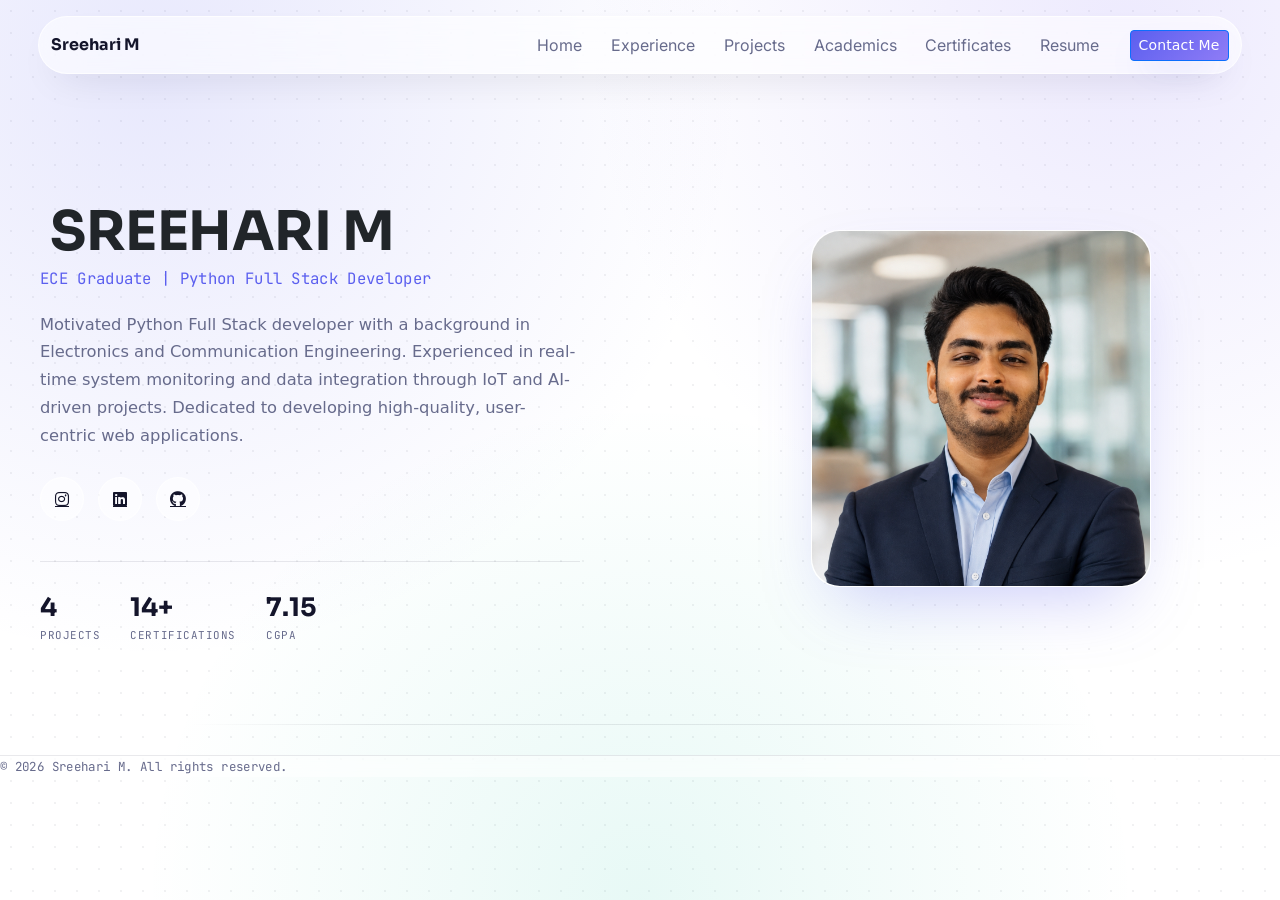
<file: index.html>
<!DOCTYPE html>
<html lang="en">
<head>
    <meta charset="UTF-8">
    <meta name="viewport" content="width=device-width, initial-scale=1.0">
    <title>Sreehari M | Home</title>
    <link rel="stylesheet" href="theme.css">
    <link rel="stylesheet" href="mainpage.css">
    <link rel="stylesheet" href="style.css">
    <link rel="stylesheet" href="https://cdnjs.cloudflare.com/ajax/libs/font-awesome/6.0.0/css/all.min.css">
    <link href="https://cdn.jsdelivr.net/npm/bootstrap@5.3.8/dist/css/bootstrap.min.css" rel="stylesheet" integrity="sha384-sRIl4kxILFvY47J16cr9ZwB07vP4J8+LH7qKQnuqkuIAvNWLzeN8tE5YBujZqJLB" crossorigin="anonymous">
</head>
<body>

<div id="nav-placeholder"></div>

<main>
  <section class="hero">
    <div class="hero-inner">

      <div class="hero-copy">
    
        <h1 class="hero-name">&nbsp;SREEHARI&nbsp;M</h1>
        <p class="hero-role">ECE Graduate | Python Full Stack Developer</p>
        <p class="hero-desc">
          Motivated Python Full Stack developer with a background in Electronics and Communication Engineering. Experienced in real-time system monitoring and data integration through IoT and AI-driven projects.
Dedicated to developing high-quality, user-centric web applications.
        </p>

        <div class="icon-row">
          <a href="https://www.instagram.com/_sree_hari_m__?igsh=MWMyaGtjNGdteHE2cQ==" target="_blank" aria-label="Instagram"><i class="fab fa-instagram"></i></a>
          <a href="https://www.linkedin.com/in/sreehari-m-14bb16300?utm_source=share&utm_campaign=share_via&utm_content=profile&utm_medium=android_app" target="_blank" aria-label="LinkedIn"><i class="fab fa-linkedin"></i></a>
          <a href="https://github.com/Sreehari-M-2002" target="_blank" aria-label="GitHub"><i class="fab fa-github"></i></a>
        </div>

        <div class="hero-stats">
          <div class="stat">
            <span class="stat-num">4</span>
            <span class="stat-label">Projects</span>
          </div>
          <div class="stat">
            <span class="stat-num">14+</span>
            <span class="stat-label">Certifications</span>
          </div>
          <div class="stat">
            <span class="stat-num">7.15</span>
            <span class="stat-label">CGPA</span>
          </div>
        </div>
      </div>

      <div class="hero-visual">
        <div class="photo-card">
          <img src="profileimagenew.png" alt="Portrait of Sreehari M">
          </div>
        </div>
      </div>

    </div>
  </section>

  <div class="rail-divider" aria-hidden="true"></div>
</main>

<footer class="footer">
  <p>&copy; 2026 Sreehari M. All rights reserved.</p>
</footer>

<script src="https://cdn.jsdelivr.net/npm/bootstrap@5.3.8/dist/js/bootstrap.bundle.min.js" integrity="sha384-FKyoEForCGlyvwx9Hj09JcYn3nv7wiPVlz7YYwJrWVcXK/BmnVDxM+D2scQbITxI" crossorigin="anonymous"></script>
<script>
  fetch('navbar.html')
    .then(res => res.text())
    .then(data => {
      document.getElementById('nav-placeholder').innerHTML = data;
    });
</script>
</body>
</html>
</file>
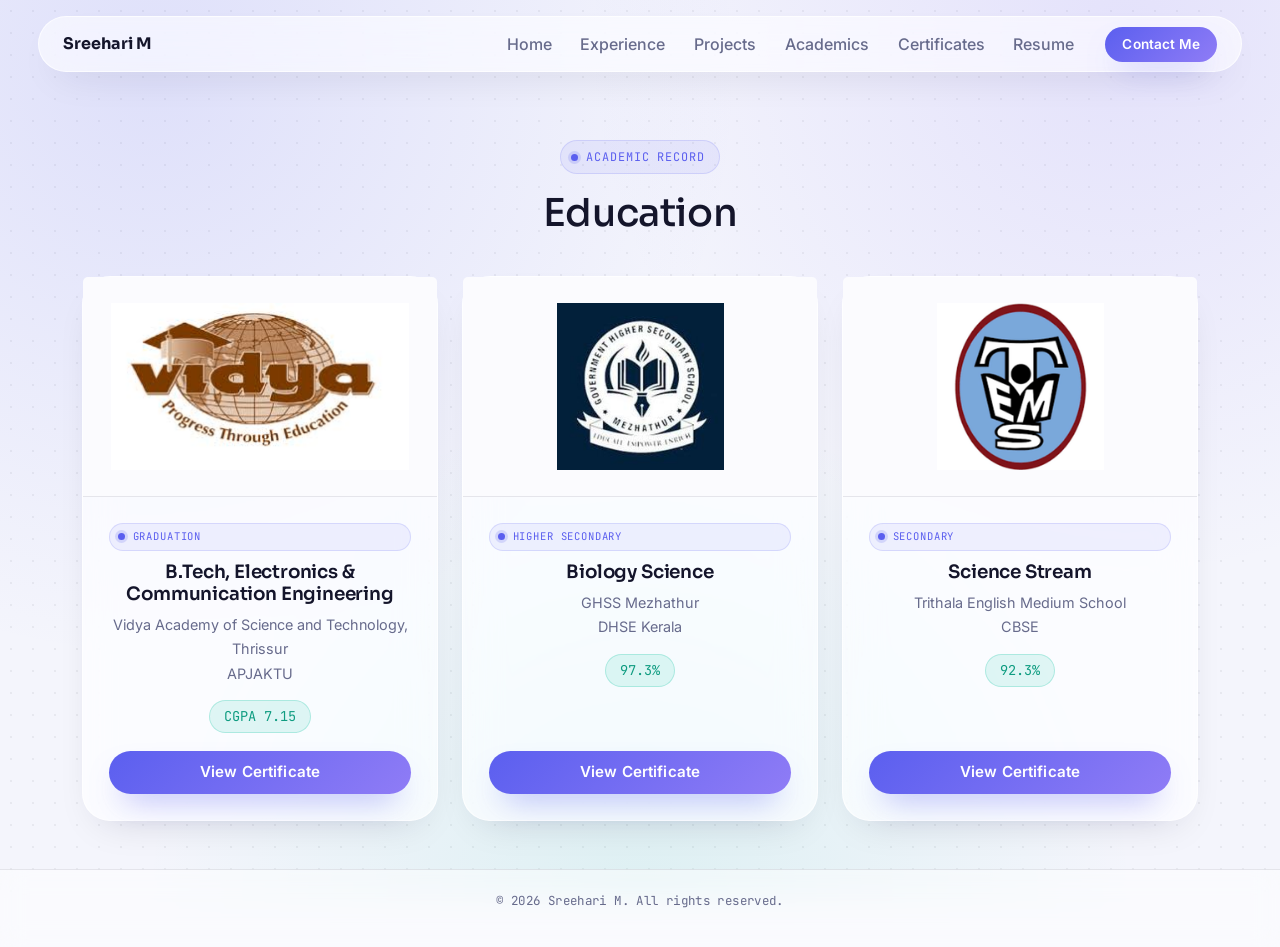
<file: academics.html>
<!DOCTYPE html>
<html lang="en">
<head>
    <meta charset="UTF-8">
    <meta name="viewport" content="width=device-width, initial-scale=1.0">
    <title>Sreehari M | Academics</title>
    <link href="https://cdn.jsdelivr.net/npm/bootstrap@5.3.8/dist/css/bootstrap.min.css" rel="stylesheet" integrity="sha384-sRIl4kxILFvY47J16cr9ZwB07vP4J8+LH7qKQnuqkuIAvNWLzeN8tE5YBujZqJLB" crossorigin="anonymous">
    <link rel="stylesheet" href="theme.css">
    <link rel="stylesheet" href="academics.css">
    <link rel="stylesheet" href="style.css">
</head>
<body>

<div id="nav-placeholder"></div>

<div class="container my-5">

  <div class="page-heading">
    <p class="eyebrow">Academic Record</p>
    <h1>Education</h1>
  </div>

  <div class="row row-cols-1 row-cols-md-2 row-cols-lg-3 g-4">

    <div class="col">
      <div class="card h-100">
        <img src="vidya1.jpg" class="card-img-top" alt="Vidya Academy of Science and Technology logo">
        <div class="card-body text-center">
          <p class="eyebrow small-eyebrow">Graduation</p>
          <h5 class="card-title">B.Tech, Electronics &amp; Communication Engineering</h5>
          <p class="card-text card-institute">Vidya Academy of Science and Technology, Thrissur<br>APJAKTU</p>
          <p class="score-badge">CGPA&nbsp;7.15</p>
          <a class="btn btn-primary mt-auto" href="B. tech.pdf" target="_blank">View Certificate</a>
        </div>
      </div>
    </div>

    <div class="col">
      <div class="card h-100">
        <img src="ghss_mezhathur.jpg" class="card-img-top" alt="GHSS Mezhathur logo">
        <div class="card-body text-center">
          <p class="eyebrow small-eyebrow">Higher Secondary</p>
          <h5 class="card-title">Biology Science</h5>
          <p class="card-text card-institute">GHSS Mezhathur<br>DHSE Kerala</p>
          <p class="score-badge">97.3%</p>
          <a class="btn btn-primary mt-auto" href="12th certificate (1).pdf" target="_blank">View Certificate</a>
        </div>
      </div>
    </div>

    <div class="col">
      <div class="card h-100">
        <img src="tems.png" class="card-img-top" alt="Trithala English Medium School logo">
        <div class="card-body text-center">
          <p class="eyebrow small-eyebrow">Secondary</p>
          <h5 class="card-title">Science Stream</h5>
          <p class="card-text card-institute">Trithala English Medium School<br>CBSE</p>
          <p class="score-badge">92.3%</p>
          <a class="btn btn-primary mt-auto" href="SSLC CERTIFICATE ORIGINAL (1).pdf" target="_blank">View Certificate</a>
        </div>
      </div>
    </div>

  </div>

  
</div>

<footer class="footer">
  <p>&copy; 2026 Sreehari M. All rights reserved.</p>
</footer>

<script src="https://cdn.jsdelivr.net/npm/bootstrap@5.3.8/dist/js/bootstrap.bundle.min.js" integrity="sha384-FKyoEForCGlyvwx9Hj09JcYn3nv7wiPVlz7YYwJrWVcXK/BmnVDxM+D2scQbITxI" crossorigin="anonymous"></script>
<script>
  fetch('navbar.html')
    .then(res => res.text())
    .then(data => {
      document.getElementById('nav-placeholder').innerHTML = data;
    });
</script>
</body>
</html>
</file>
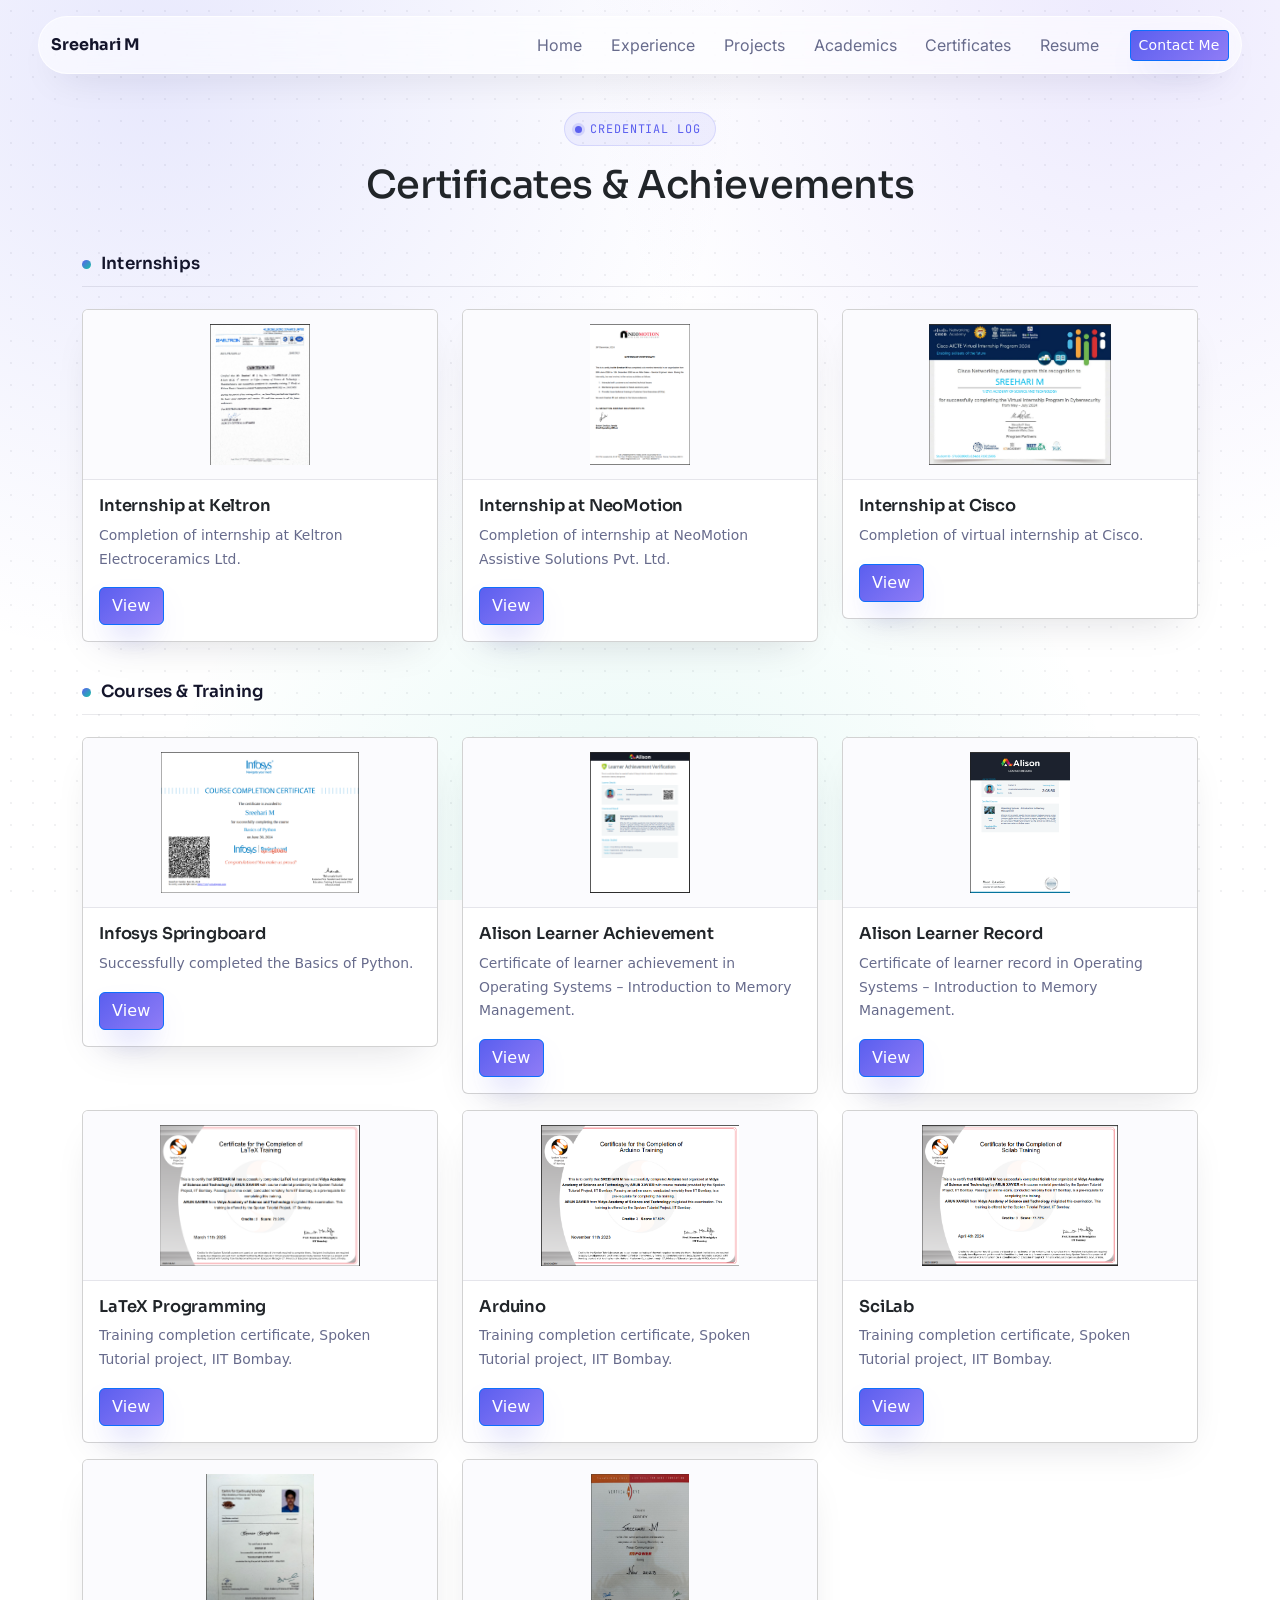
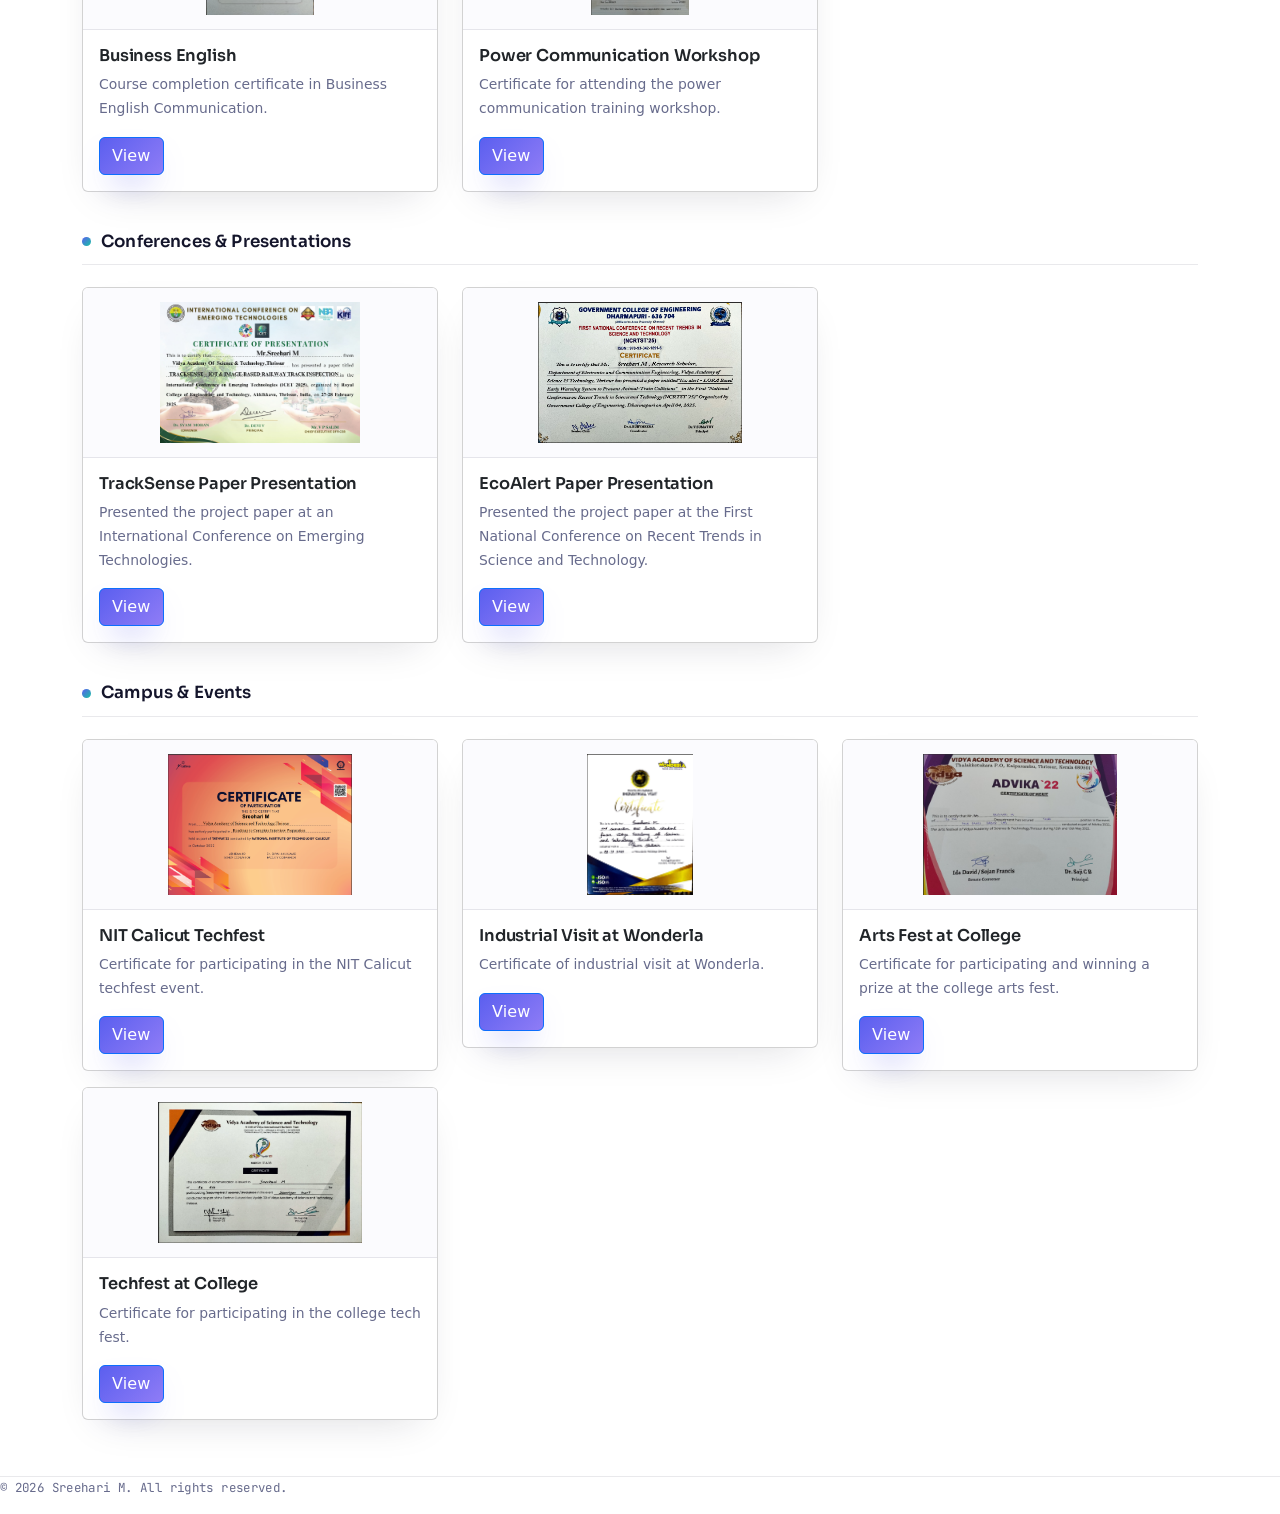
<file: certificates.html>
<!DOCTYPE html>
<html lang="en">
<head>
    <meta charset="UTF-8">
    <meta name="viewport" content="width=device-width, initial-scale=1.0">
    <title>Sreehari M | Certificates</title>
    <link rel="stylesheet" href="theme.css">
    <link rel="stylesheet" href="certificates.css">
    <link rel="stylesheet" href="style.css">
    <link href="https://cdn.jsdelivr.net/npm/bootstrap@5.3.8/dist/css/bootstrap.min.css" rel="stylesheet" integrity="sha384-sRIl4kxILFvY47J16cr9ZwB07vP4J8+LH7qKQnuqkuIAvNWLzeN8tE5YBujZqJLB" crossorigin="anonymous">
</head>
<body>

<div id="nav-placeholder"></div>

<div class="container">

  <div class="page-heading">
    <p class="eyebrow">Credential Log</p>
    <h1>Certificates &amp; Achievements</h1>
  </div>

  <section class="cert-group">
    <h2 class="group-title">Internships</h2>
    <div class="row mb-4">
      <div class="col-lg-4 col-md-6 col-12 mb-3">
        <div class="card">
          <img src="keltron_intern.png" class="card-img-top" alt="Keltron logo" oncontextmenu="return false;">
          <div class="card-body">
            <h5 class="card-title">Internship at Keltron</h5>
            <p class="card-text">Completion of internship at Keltron Electroceramics Ltd.</p>
            <a href="Keltron Internship.pdf" target="_blank" class="btn btn-primary">View</a>
          </div>
        </div>
      </div>
      <div class="col-lg-4 col-md-6 col-12 mb-3">
        <div class="card">
          <img src="neomotion_intern.png" class="card-img-top" alt="NeoMotion logo" oncontextmenu="return false;">
          <div class="card-body">
            <h5 class="card-title">Internship at NeoMotion</h5>
            <p class="card-text">Completion of internship at NeoMotion Assistive Solutions Pvt. Ltd.</p>
            <a href="Sreehari M - Internship Certificate - NeoMotion Assistive Solutions Pvt.Ltd (1).pdf" target="_blank" class="btn btn-primary">View</a>
          </div>
        </div>
      </div>
      <div class="col-lg-4 col-md-6 col-12 mb-3">
        <div class="card">
          <img src="cisco cybersecurity.png" class="card-img-top" alt="Cisco logo" oncontextmenu="return false;">
          <div class="card-body">
            <h5 class="card-title">Internship at Cisco</h5>
            <p class="card-text">Completion of virtual internship at Cisco.</p>
            <a href="Sreehari M_merged.pdf" target="_blank" class="btn btn-primary">View</a>
          </div>
        </div>
      </div>
    </div>
  </section>

  <section class="cert-group">
    <h2 class="group-title">Courses &amp; Training</h2>
    <div class="row mb-4">
      <div class="col-lg-4 col-md-6 col-12 mb-3">
        <div class="card">
          <img src="Infosys.png" class="card-img-top" alt="Infosys Springboard logo" oncontextmenu="return false;">
          <div class="card-body">
            <h5 class="card-title">Infosys Springboard</h5>
            <p class="card-text">Successfully completed the Basics of Python.</p>
            <a href="Infosys python.pdf" target="_blank" class="btn btn-primary">View</a>
          </div>
        </div>
      </div>
      <div class="col-lg-4 col-md-6 col-12 mb-3">
        <div class="card">
          <img src="alison_learner_achievement.png" class="card-img-top" alt="Alison logo" oncontextmenu="return false;">
          <div class="card-body">
            <h5 class="card-title">Alison Learner Achievement</h5>
            <p class="card-text">Certificate of learner achievement in Operating Systems &ndash; Introduction to Memory Management.</p>
            <a href="alison Learner verification.pdf" target="_blank" class="btn btn-primary">View</a>
          </div>
        </div>
      </div>
      <div class="col-lg-4 col-md-6 col-12 mb-3">
        <div class="card">
          <img src="alison_learner_record.png" class="card-img-top" alt="Alison logo" oncontextmenu="return false;">
          <div class="card-body">
            <h5 class="card-title">Alison Learner Record</h5>
            <p class="card-text">Certificate of learner record in Operating Systems &ndash; Introduction to Memory Management.</p>
            <a href="Alison Learner record .pdf" target="_blank" class="btn btn-primary">View</a>
          </div>
        </div>
      </div>
      <div class="col-lg-4 col-md-6 col-12 mb-3">
        <div class="card">
          <img src="spokentutorial_latex.png" class="card-img-top" alt="Spoken Tutorial logo" oncontextmenu="return false;">
          <div class="card-body">
            <h5 class="card-title">LaTeX Programming</h5>
            <p class="card-text">Training completion certificate, Spoken Tutorial project, IIT Bombay.</p>
            <a href="SREEHARI-M-latex.pdf" target="_blank" class="btn btn-primary">View</a>
          </div>
        </div>
      </div>
      <div class="col-lg-4 col-md-6 col-12 mb-3">
        <div class="card">
          <img src="spokentutorial_arduino.png" class="card-img-top" alt="Spoken Tutorial logo" oncontextmenu="return false;">
          <div class="card-body">
            <h5 class="card-title">Arduino</h5>
            <p class="card-text">Training completion certificate, Spoken Tutorial project, IIT Bombay.</p>
            <a href="SREEHARI-M-Participant-Certificate.pdf" target="_blank" class="btn btn-primary">View</a>
          </div>
        </div>
      </div>
      <div class="col-lg-4 col-md-6 col-12 mb-3">
        <div class="card">
          <img src="spokentutorial_scilab.png" class="card-img-top" alt="Spoken Tutorial logo" oncontextmenu="return false;">
          <div class="card-body">
            <h5 class="card-title">SciLab</h5>
            <p class="card-text">Training completion certificate, Spoken Tutorial project, IIT Bombay.</p>
            <a href="SREEHARI-M-Participant-Certificate(1).pdf" target="_blank" class="btn btn-primary">View</a>
          </div>
        </div>
      </div>
      <div class="col-lg-4 col-md-6 col-12 mb-3">
        <div class="card">
          <img src="BEC.png" class="card-img-top" alt="Business English Communication logo" oncontextmenu="return false;">
          <div class="card-body">
            <h5 class="card-title">Business English</h5>
            <p class="card-text">Course completion certificate in Business English Communication.</p>
            <a href="Business English Communication .pdf" target="_blank" class="btn btn-primary">View</a>
          </div>
        </div>
      </div>
      <div class="col-lg-4 col-md-6 col-12 mb-3">
        <div class="card">
          <img src="mpower.png" class="card-img-top" alt="mpower workshop logo" oncontextmenu="return false;">
          <div class="card-body">
            <h5 class="card-title">Power Communication Workshop</h5>
            <p class="card-text">Certificate for attending the power communication training workshop.</p>
            <a href="mpower.pdf" target="_blank" class="btn btn-primary">View</a>
          </div>
        </div>
      </div>
    </div>
  </section>

  <section class="cert-group">
    <h2 class="group-title">Conferences &amp; Presentations</h2>
    <div class="row mb-4">
      <div class="col-lg-4 col-md-6 col-12 mb-3">
        <div class="card">
          <img src="Paper presentation_.jpg" class="card-img-top" alt="Paper presentation certificate" oncontextmenu="return false;">
          <div class="card-body">
            <h5 class="card-title">TrackSense Paper Presentation</h5>
            <p class="card-text">Presented the project paper at an International Conference on Emerging Technologies.</p>
            <a href="Paper presentation_.jpg" target="_blank" class="btn btn-primary">View</a>
          </div>
        </div>
      </div>
      <div class="col-lg-4 col-md-6 col-12 mb-3">
        <div class="card">
          <img src="ecoalert_presentation.png" class="card-img-top" alt="EcoAlert paper presentation certificate" oncontextmenu="return false;">
          <div class="card-body">
            <h5 class="card-title">EcoAlert Paper Presentation</h5>
            <p class="card-text">Presented the project paper at the First National Conference on Recent Trends in Science and Technology.</p>
            <a href="ecoalert paper presentation .pdf" target="_blank" class="btn btn-primary">View</a>
          </div>
        </div>
      </div>
    </div>
  </section>

  <section class="cert-group">
    <h2 class="group-title">Campus &amp; Events</h2>
    <div class="row mb-4">
      <div class="col-lg-4 col-md-6 col-12 mb-3">
        <div class="card">
          <img src="NIT_roadmap.png" class="card-img-top" alt="NIT Calicut logo" oncontextmenu="return false;">
          <div class="card-body">
            <h5 class="card-title">NIT Calicut Techfest</h5>
            <p class="card-text">Certificate for participating in the NIT Calicut techfest event.</p>
            <a href="Sreehari M_NIT_certificate.pdf" target="_blank" class="btn btn-primary">View</a>
          </div>
        </div>
      </div>
      <div class="col-lg-4 col-md-6 col-12 mb-3">
        <div class="card">
          <img src="wonderla_intern.png" class="card-img-top" alt="Wonderla logo" oncontextmenu="return false;">
          <div class="card-body">
            <h5 class="card-title">Industrial Visit at Wonderla</h5>
            <p class="card-text">Certificate of industrial visit at Wonderla.</p>
            <a href="Wonderla__IV.pdf" target="_blank" class="btn btn-primary">View</a>
          </div>
        </div>
      </div>
      <div class="col-lg-4 col-md-6 col-12 mb-3">
        <div class="card">
          <img src="arts.png" class="card-img-top" alt="Arts fest certificate" oncontextmenu="return false;">
          <div class="card-body">
            <h5 class="card-title">Arts Fest at College</h5>
            <p class="card-text">Certificate for participating and winning a prize at the college arts fest.</p>
            <a href="Advika Arts.pdf" target="_blank" class="btn btn-primary">View</a>
          </div>
        </div>
      </div>
      <div class="col-lg-4 col-md-6 col-12 mb-3">
        <div class="card">
          <img src="tech.png" class="card-img-top" alt="Tech fest certificate" oncontextmenu="return false;">
          <div class="card-body">
            <h5 class="card-title">Techfest at College</h5>
            <p class="card-text">Certificate for participating in the college tech fest.</p>
            <a href="vyvidh tech.pdf" target="_blank" class="btn btn-primary">View</a>
          </div>
        </div>
      </div>
    </div>
  </section>


</div>

<footer class="footer">
  <p>&copy; 2026 Sreehari M. All rights reserved.</p>
</footer>

<script src="https://cdn.jsdelivr.net/npm/bootstrap@5.3.8/dist/js/bootstrap.bundle.min.js" integrity="sha384-FKyoEForCGlyvwx9Hj09JcYn3nv7wiPVlz7YYwJrWVcXK/BmnVDxM+D2scQbITxI" crossorigin="anonymous"></script>
<script>
  fetch('navbar.html')
    .then(res => res.text())
    .then(data => {
      document.getElementById('nav-placeholder').innerHTML = data;
    });
</script>
</body>
</html>
</file>
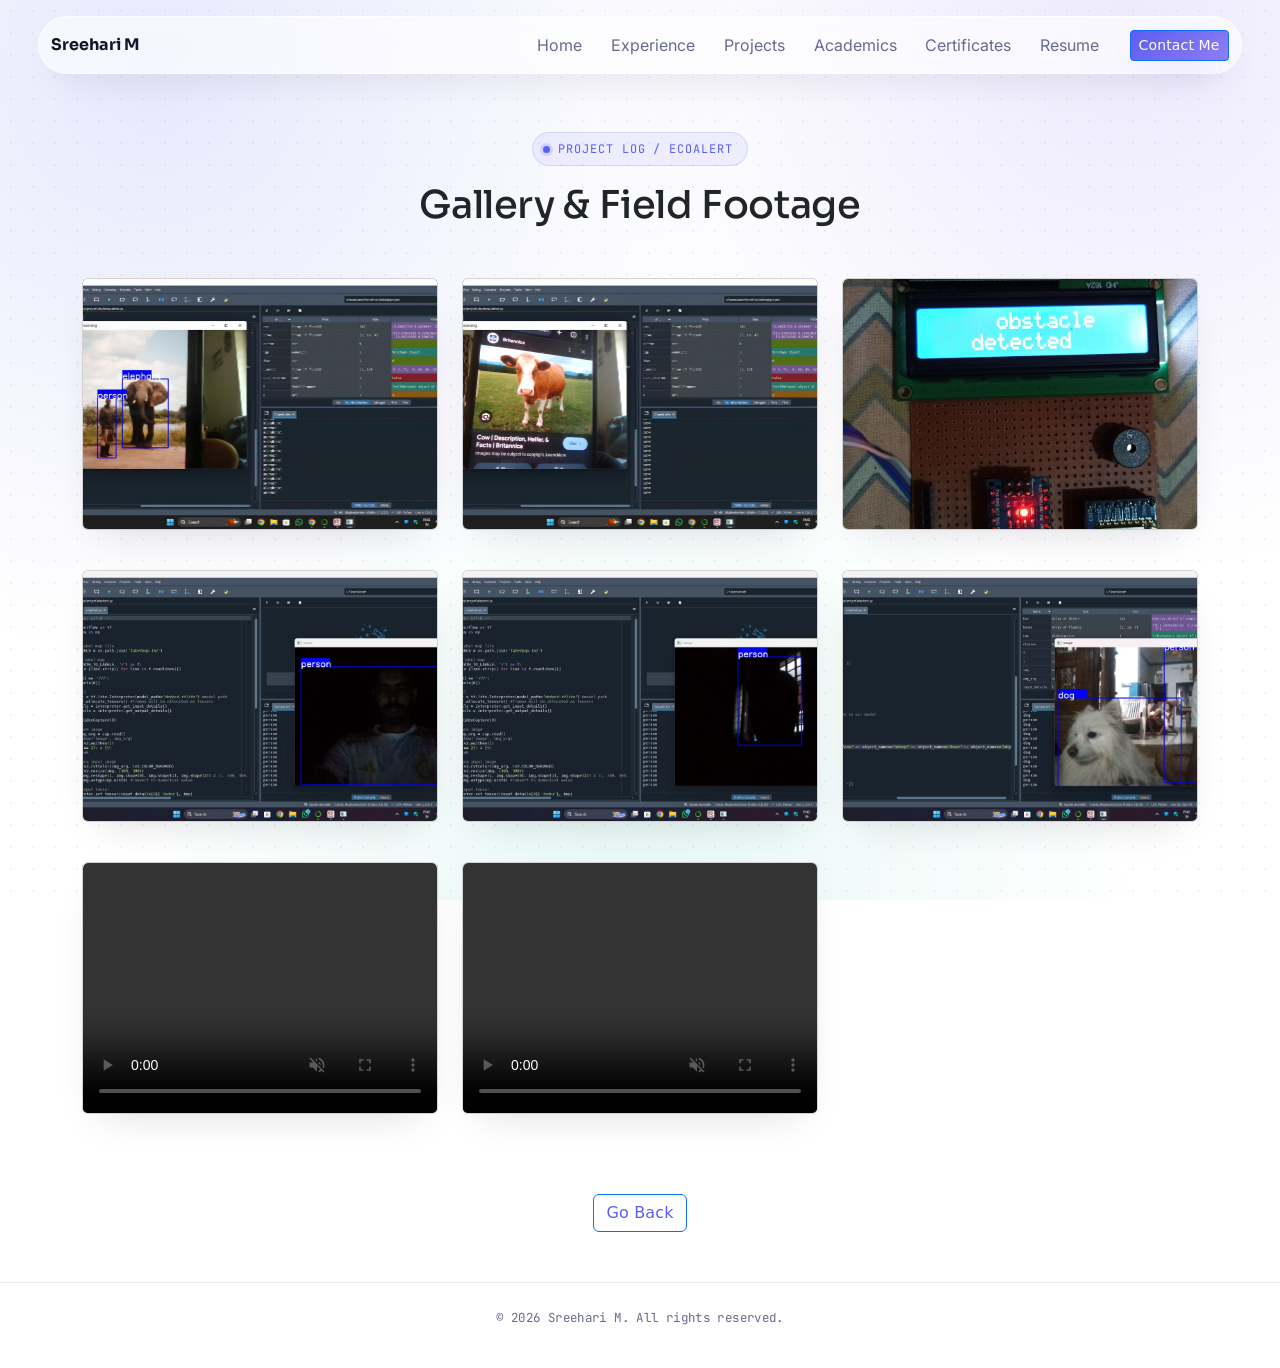
<file: ecoalertimages.html>
<!DOCTYPE html>
<html lang="en">
<head>
    <meta charset="UTF-8">
    <meta name="viewport" content="width=device-width, initial-scale=1.0">
    <title>Sreehari M | ProjectI | ECOALERT - LORA BASED SMART WILDLIFE DETECTION AND ALERT SYSTEM</title>
    <link rel="stylesheet" href="theme.css">
    <link rel="stylesheet" href="ecoalertimages.css">
    <link rel="stylesheet" href="style.css">
    <link href="https://cdn.jsdelivr.net/npm/bootstrap@5.3.8/dist/css/bootstrap.min.css" rel="stylesheet" integrity="sha384-sRIl4kxILFvY47J16cr9ZwB07vP4J8+LH7qKQnuqkuIAvNWLzeN8tE5YBujZqJLB" crossorigin="anonymous">
</head>
<body>

<div id="nav-placeholder"></div>

<div class="gallery-wrap">
  <div class="page-heading">
    <p class="eyebrow">Project Log / EcoAlert</p>
    <h1>Gallery &amp; Field Footage</h1>
  </div>

  <div class="container">
    <div class="row mb-4">
      <div class="col-lg-4 col-md-6 col-12 mb-3">
        <div class="card"><img src="1000131487.jpg" class="card-img-top" alt="EcoAlert prototype hardware" oncontextmenu="return false;"></div>
      </div>
      <div class="col-lg-4 col-md-6 col-12 mb-3">
        <div class="card"><img src="1000131488.jpg" class="card-img-top" alt="EcoAlert prototype hardware" oncontextmenu="return false;"></div>
      </div>
      <div class="col-lg-4 col-md-6 col-12 mb-3">
        <div class="card"><img src="IMG_20250312_215904.jpg" class="card-img-top" alt="EcoAlert field test" oncontextmenu="return false;"></div>
      </div>
    </div>

    <div class="row mb-4">
      <div class="col-lg-4 col-md-6 col-12 mb-3">
        <div class="card"><img src="IMG-20250311-WA0037.jpg" class="card-img-top" alt="EcoAlert field test" oncontextmenu="return false;"></div>
      </div>
      <div class="col-lg-4 col-md-6 col-12 mb-3">
        <div class="card"><img src="IMG-20250311-WA0038.jpg" class="card-img-top" alt="EcoAlert field test" oncontextmenu="return false;"></div>
      </div>
      <div class="col-lg-4 col-md-6 col-12 mb-3">
        <div class="card"><img src="IMG-20250311-WA0039.jpg" class="card-img-top" alt="EcoAlert field test" oncontextmenu="return false;"></div>
      </div>
    </div>

    <div class="row mb-4">
      <div class="col-lg-4 col-md-6 col-12 mb-3">
        <div class="card"><video src="VID-20250312-WA0009.mp4" controls muted class="card-img-top" controlsList="nodownload" oncontextmenu="return false;"></video></div>
      </div>
      <div class="col-lg-4 col-md-6 col-12 mb-3">
        <div class="card"><video src="VID-20250312-WA0010.mp4" controls muted class="card-img-top" controlsList="nodownload" oncontextmenu="return false;"></video></div>
      </div>
    </div>
  </div>

  <div class="page-actions">
    <a class="btn btn-outline-primary" href="projectspage.html">Go Back</a>

  </div>
</div>

<footer class="footer">
  <p>&copy; 2026 Sreehari M. All rights reserved.</p>
</footer>

<script src="https://cdn.jsdelivr.net/npm/bootstrap@5.3.8/dist/js/bootstrap.bundle.min.js" integrity="sha384-FKyoEForCGlyvwx9Hj09JcYn3nv7wiPVlz7YYwJrWVcXK/BmnVDxM+D2scQbITxI" crossorigin="anonymous"></script>
<script>
  fetch('navbar.html')
    .then(res => res.text())
    .then(data => {
      document.getElementById('nav-placeholder').innerHTML = data;
    });
</script>
</body>
</html>
</file>
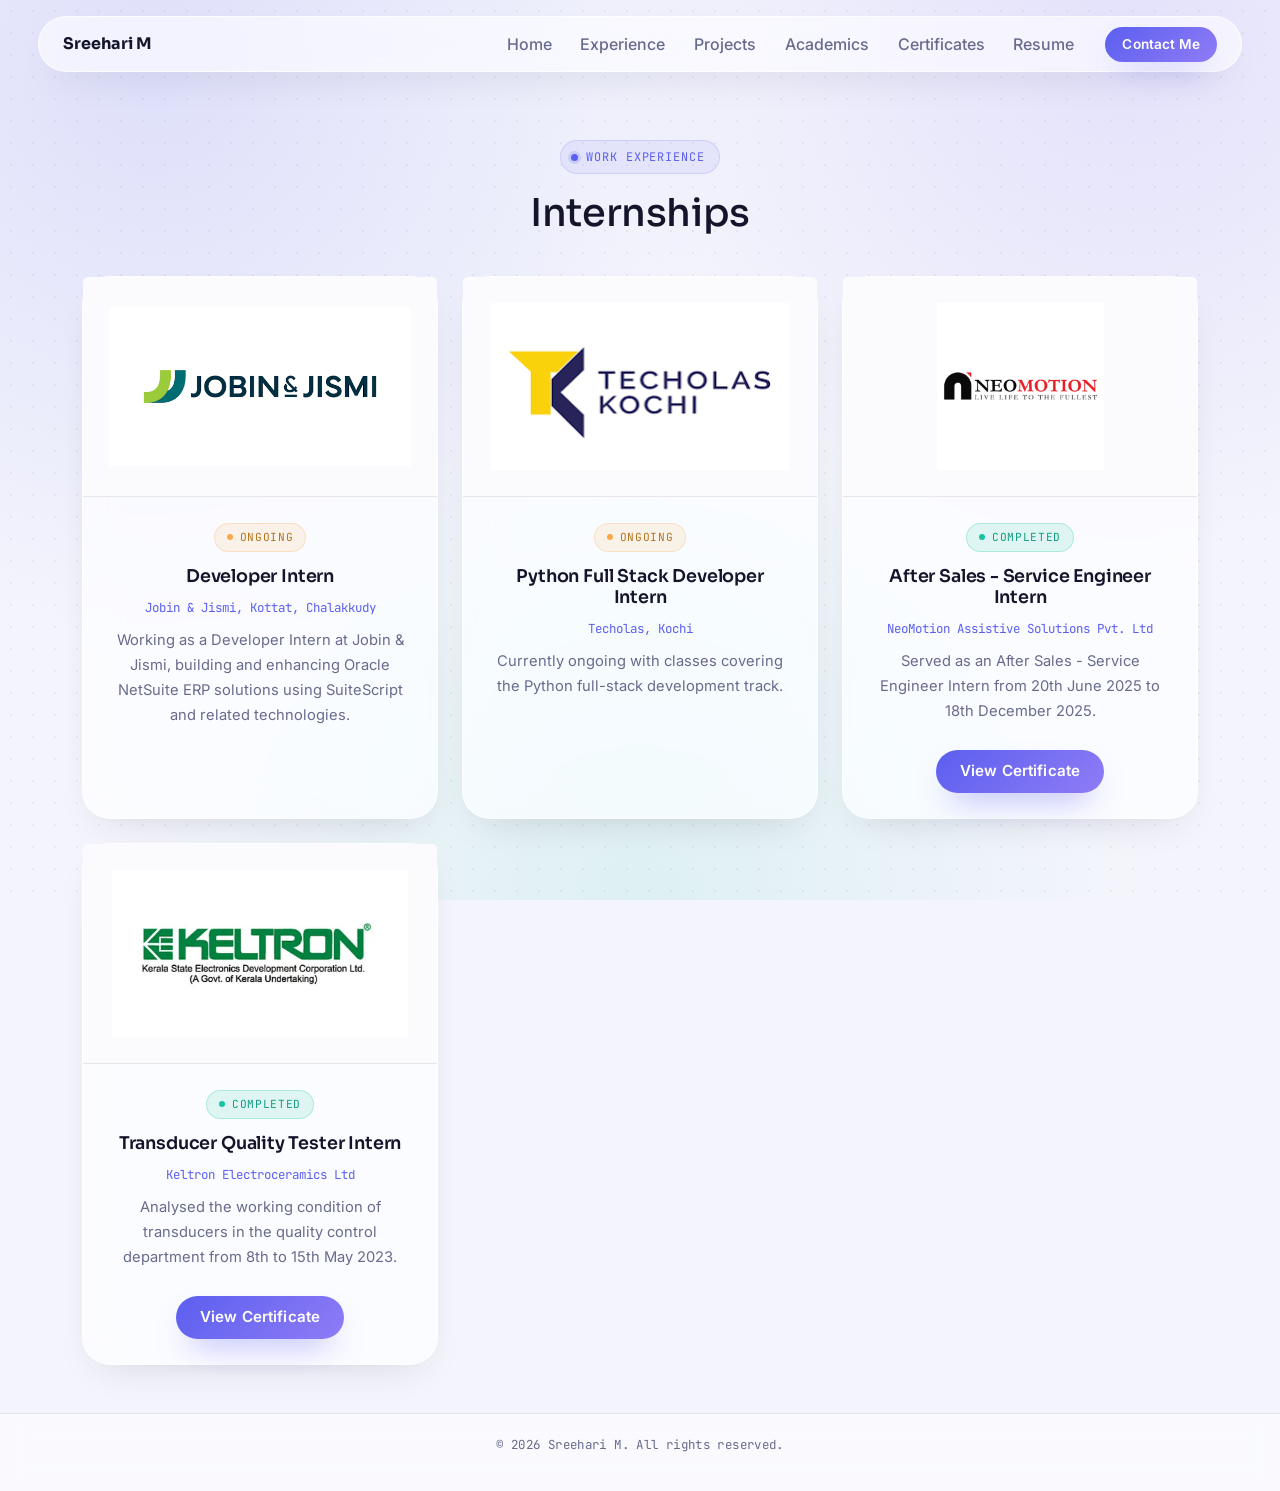
<file: experience.html>
<!DOCTYPE html>
<html lang="en">
<head>
    <meta charset="UTF-8">
    <meta name="viewport" content="width=device-width, initial-scale=1.0">
    <title>Sreehari M | Experience</title>
    <link href="https://cdn.jsdelivr.net/npm/bootstrap@5.3.8/dist/css/bootstrap.min.css" rel="stylesheet" integrity="sha384-sRIl4kxILFvY47J16cr9ZwB07vP4J8+LH7qKQnuqkuIAvNWLzeN8tE5YBujZqJLB" crossorigin="anonymous">
    <link rel="stylesheet" href="theme.css">
    <link rel="stylesheet" href="experience.css">
    <link rel="stylesheet" href="style.css">
</head>
<body>

<div id="nav-placeholder"></div>

<div class="container my-5">

  <div class="page-heading">
    <p class="eyebrow">Work Experience</p>
    <h1>Internships</h1>
  </div>

  <div class="row row-cols-1 row-cols-md-2 row-cols-lg-3 g-4">

      <div class="col">
      <div class="card h-100">
        <img src="JobinandJismi.png" class="card-img-top" alt="Jobin and Jismi logo">
        <div class="card-body text-center">
          <span class="status-chip ongoing"><span class="dot"></span>Ongoing</span>
          <h5 class="card-title">Developer Intern</h5>
          <p class="card-text card-org">Jobin & Jismi, Kottat, Chalakkudy</p>
          <p class="card-text">Working as a Developer Intern at Jobin & Jismi, building and enhancing Oracle NetSuite ERP solutions using SuiteScript and related technologies.</p>
          <!-- <a class="btn btn-primary mt-auto" href="B. tech.pdf" target="_blank">View Certificate</a> -->
        </div>
      </div>
    </div>

    <div class="col">
      <div class="card h-100">
        <img src="techolas_kochi.png" class="card-img-top" alt="Techolas Kochi logo">
        <div class="card-body text-center">
          <span class="status-chip ongoing"><span class="dot"></span>Ongoing</span>
          <h5 class="card-title">Python Full Stack Developer Intern</h5>
          <p class="card-text card-org">Techolas, Kochi</p>
          <p class="card-text">Currently ongoing with classes covering the Python full-stack development track.</p>
          <!-- <a class="btn btn-primary mt-auto" href="B. tech.pdf" target="_blank">View Certificate</a> -->
        </div>
      </div>
    </div>

    <div class="col">
      <div class="card h-100">
        <img src="neomotion.png" class="card-img-top" alt="NeoMotion logo">
        <div class="card-body text-center">
          <span class="status-chip complete"><span class="dot"></span>Completed</span>
          <h5 class="card-title">After Sales - Service Engineer Intern</h5>
          <p class="card-text card-org">NeoMotion Assistive Solutions Pvt. Ltd</p>
          <p class="card-text">Served as an After Sales - Service Engineer Intern from 20th June 2025 to 18th December 2025.</p>
          <a class="btn btn-primary mt-auto" href="Sreehari M - Internship Certificate - NeoMotion Assistive Solutions Pvt.Ltd (1).pdf" target="_blank">View Certificate</a>
        </div>
      </div>
    </div>

    <div class="col">
      <div class="card h-100">
        <img src="keltron.jpg" class="card-img-top" alt="Keltron logo">
        <div class="card-body text-center">
          <span class="status-chip complete"><span class="dot"></span>Completed</span>
          <h5 class="card-title">Transducer Quality Tester Intern</h5>
          <p class="card-text card-org">Keltron Electroceramics Ltd</p>
          <p class="card-text">Analysed the working condition of transducers in the quality control department from 8th to 15th May 2023.</p>
          <a class="btn btn-primary mt-auto" href="Keltron Internship.pdf" target="_blank">View Certificate</a>
        </div>
      </div>
    </div>

  </div>

</div>

<footer class="footer">
  <p>&copy; 2026 Sreehari M. All rights reserved.</p>
</footer>

<script src="https://cdn.jsdelivr.net/npm/bootstrap@5.3.8/dist/js/bootstrap.bundle.min.js" integrity="sha384-FKyoEForCGlyvwx9Hj09JcYn3nv7wiPVlz7YYwJrWVcXK/BmnVDxM+D2scQbITxI" crossorigin="anonymous"></script>
<script>
  fetch('navbar.html')
    .then(res => res.text())
    .then(data => {
      document.getElementById('nav-placeholder').innerHTML = data;
    });
</script>
</body>
</html>
</file>
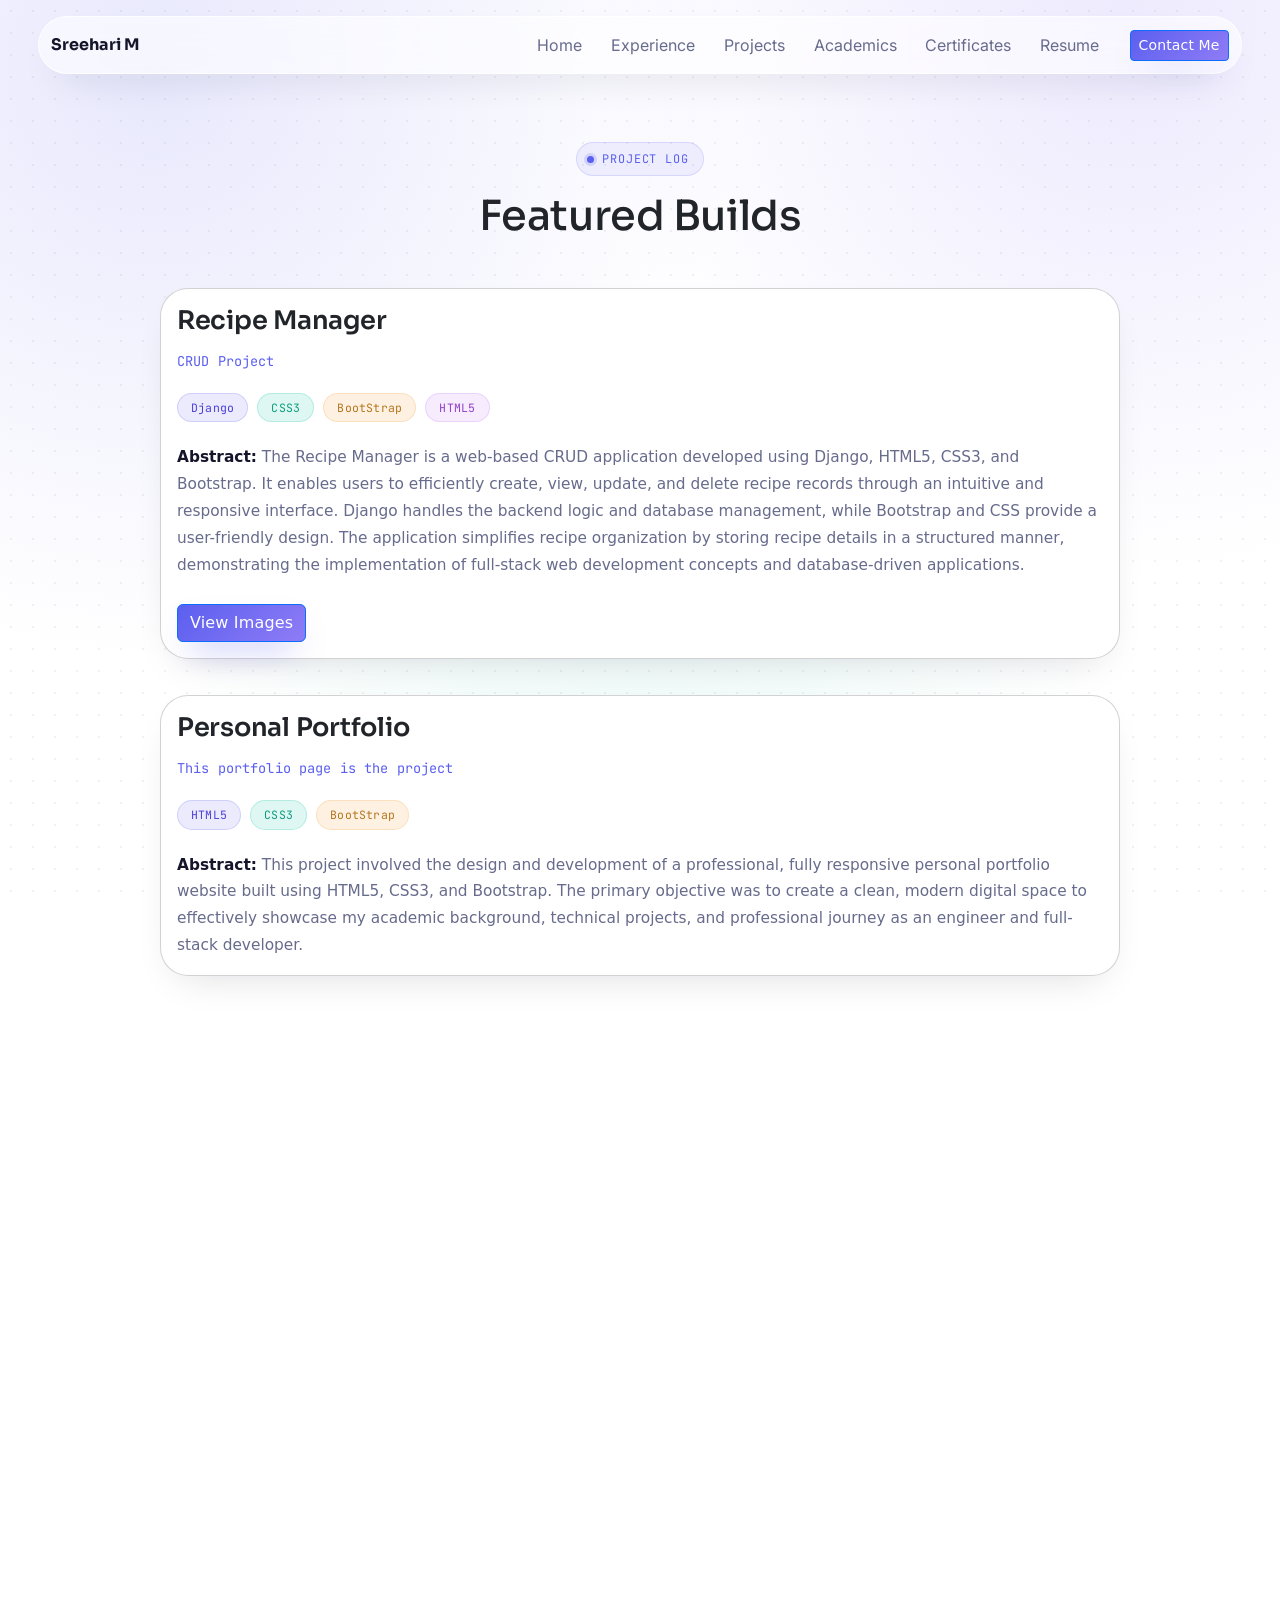
<file: projectspage.html>
<!DOCTYPE html>
<html lang="en">
<head>
    <meta charset="UTF-8">
    <meta name="viewport" content="width=device-width, initial-scale=1.0">
    <title>Sreehari M | Projects</title>
    <link rel="stylesheet" href="theme.css">
    <link rel="stylesheet" href="projectspage.css">
    <link rel="stylesheet" href="style.css">
    <link href="https://cdn.jsdelivr.net/npm/bootstrap@5.3.8/dist/css/bootstrap.min.css" rel="stylesheet" integrity="sha384-sRIl4kxILFvY47J16cr9ZwB07vP4J8+LH7qKQnuqkuIAvNWLzeN8tE5YBujZqJLB" crossorigin="anonymous">
</head>
<body>

<div id="nav-placeholder"></div>

<div class="box1">

  <div class="page-heading">
    <p class="eyebrow">Project Log</p>
    <h1>Featured Builds</h1>
  </div>
  

  <article class="card project-card">
    <div class="card-body">
      <div class="project-head">
        <h2 class="card-title">Recipe Manager</h2>
      </div>
      <p class="project-sub">CRUD Project</p>

      <div class="tag-row">
    <span class="tag">Django</span>
    <span class="tag">CSS3</span>
    <span class="tag">BootStrap</span>
    <span class="tag">HTML5</span>
</div>

      <p class="card-text project-abstract">
        <b>Abstract:</b> The Recipe Manager is a web-based CRUD application developed using Django, HTML5, CSS3, and Bootstrap. It enables users to efficiently create, view, update, and delete recipe records through an intuitive and responsive interface. Django handles the backend logic and database management, while Bootstrap and CSS provide a user-friendly design. The application simplifies recipe organization by storing recipe details in a structured manner, demonstrating the implementation of full-stack web development concepts and database-driven applications.
      </p>
      <div class="project-actions">
        <a href="Recipemanager.html" class="btn btn-primary">View Images</a>

      </div>

    </div>
  </article>

  <article class="card project-card">
    <div class="card-body">
      <div class="project-head">
        <h2 class="card-title">Personal Portfolio</h2>
      </div>
      <p class="project-sub">This portfolio page is the project</p>

      <div class="tag-row">
    <span class="tag">HTML5</span>
    <span class="tag">CSS3</span>
    <span class="tag">BootStrap</span>
</div>

      <p class="card-text project-abstract">
        <b>Abstract:</b> This project involved the design and development of a professional, fully responsive personal portfolio website built using HTML5, CSS3, and Bootstrap. The primary objective was to create a clean, modern digital space to effectively showcase my academic background, technical projects, and professional journey as an engineer and full-stack developer.
      </p>

    </div>
  </article>

  <article class="card project-card">
    <div class="card-body">
      <div class="project-head">
        <h2 class="card-title">EcoAlert - LoRa Based Smart Wildlife Detection
And Alert System</h2>
      </div>
      <p class="project-sub">Main Project</p>

      <div class="tag-row">
        <span class="tag">MobileNet V2 CNN</span>
        <span class="tag">IR Sensor</span>
        <span class="tag">LoRa / GSM / GPS</span>
        <span class="tag">NodeMCU</span>
      </div>

      <p class="card-text project-abstract">
        <b>Abstract:</b> Animal-train collisions are a significant challenge in regions where animals cross
        railway tracks, causing loss of life and damage to infrastructure. This system employs a MobileNet V2
        CNN-based early warning system, using image processing alongside an IR sensor and camera to detect
        animals across multiple detection units deployed along the track. A NodeMCU coordinates GSM, GPS and
        LoRa modules to transmit an alert to the train, where an LCD display and buzzer notify the locomotive
        pilot to take appropriate action &mdash; an efficient way to prevent collisions and enhance railway safety.
      </p>

      <div class="project-actions">
        <a href="ecoalertimages.html" class="btn btn-primary">View Images</a>
        <a href="Report.pdf" target="_blank" class="btn btn-outline-primary">View Report</a>
        <a href="CNN_PROJECT_PAPER-3.pdf" target="_blank" class="btn btn-outline-primary">View Paper</a>
        <a href="ecoalertppt.pdf" target="_blank" class="btn btn-outline-primary">View PPT</a>
        <a href="ecoalert paper presentation .pdf" target="_blank" class="btn btn-outline-primary">View Certificate</a>
      </div>
    </div>
  </article>

  <article class="card project-card">
    <div class="card-body">
      <div class="project-head">
        <h2 class="card-title">TRACKSENSE – IOT & IMAGE-BASED
RAILWAY TRACK INSPECTION</h2>
      </div>
      <p class="project-sub">Mini Project</p>

      <div class="tag-row">
        <span class="tag">Ultrasonic Sensors</span>
        <span class="tag">Live Video Streaming</span>
        <span class="tag">Blynk IoT</span>
        <span class="tag">Crack Detection</span>
      </div>

      <p class="card-text project-abstract">
        <b>Abstract:</b> This system plays a pivotal role in upholding the safety and reliability of railway
        infrastructure. Leveraging ultrasonic sensors and live video streaming, it detects cracks and anomalies
        on the track promptly and accurately, aiding maintenance and replacement decisions. The Blynk IoT app
        delivers real-time alert messages for a timely response to detected cracks, backed by an IoT platform
        for data management and analysis. Continuous monitoring helps prevent derailments, reduce maintenance
        costs and improve operational efficiency &mdash; while recorded footage of each detection, with precise
        locations, gives maintenance teams the data they need to plan repairs effectively.
      </p>

      <div class="project-actions">
        <a href="tracksenseimage.html" class="btn btn-primary">View Images</a>
        <a href="SREEHARI M.pdf" target="_blank" class="btn btn-outline-primary">View Report</a>
        <a href="TRACKSENSE___IOT___IMAGE_BASED_RAILWAY_TRACK_INSPECTION (3).pdf" target="_blank" class="btn btn-outline-primary">View Paper</a>
        <a href="Paper presentation_.jpg" target="_blank" class="btn btn-outline-primary">View Certificate</a>
      </div>
    </div>
  </article>

  

   <article class="card project-card">
    <div class="card-body">
      <div class="project-head">
        <h2 class="card-title">PHOTOACOUSTIC COMMUNICATION
FROM AIR TO UNDERWATER BASED ON
LOW-COST PASSIVE RELAYS</h2>
      </div>
      <p class="project-sub">Seminar </p>

     

      <p class="card-text project-abstract">
        <b>Abstract:</b> With the development of ocean research, communications from the air to underwater
(e.g., aircraft to submarines) are especially important. However, the existing communica-
tion methods have their own limitations and wireless communication between underwater
and the air has remained an unsolved problem. This paper proposes a photoacoustic com-
munication based on low-cost passive relays, which is capable of not only minimizing the
energy loss both in water and in the air-water interface, but also relieving the difficulty of
target seeking. Thus, we can get a six order of magnitude reduction of laser energy (25 J
vs. 27 mJ) using passive relays whose cost is less than USD 1.00. It is also demonstrated
that our photoacoustic communication can work decently under complex water situations
including waving and pollution. This creationary photoacoustic application may become
a practical way to communicate from the air to underwater.
      </p>

      <div class="project-actions">
        <a href="Seminar Report.pdf" target="_blank" class="btn btn-primary">View Report</a>
        <a href="Sreehari_M_97.pdf" target="_blank" class="btn btn-outline-primary">View PPT</a>
      </div>
    </div>
  </article>


</div>

<footer class="footer">
  <p>&copy; 2026 Sreehari M. All rights reserved.</p>
</footer>

<script src="https://cdn.jsdelivr.net/npm/bootstrap@5.3.8/dist/js/bootstrap.bundle.min.js" integrity="sha384-FKyoEForCGlyvwx9Hj09JcYn3nv7wiPVlz7YYwJrWVcXK/BmnVDxM+D2scQbITxI" crossorigin="anonymous"></script>
<script>
  fetch('navbar.html')
    .then(res => res.text())
    .then(data => {
      document.getElementById('nav-placeholder').innerHTML = data;
    });
</script>
</body>
</html>
</file>
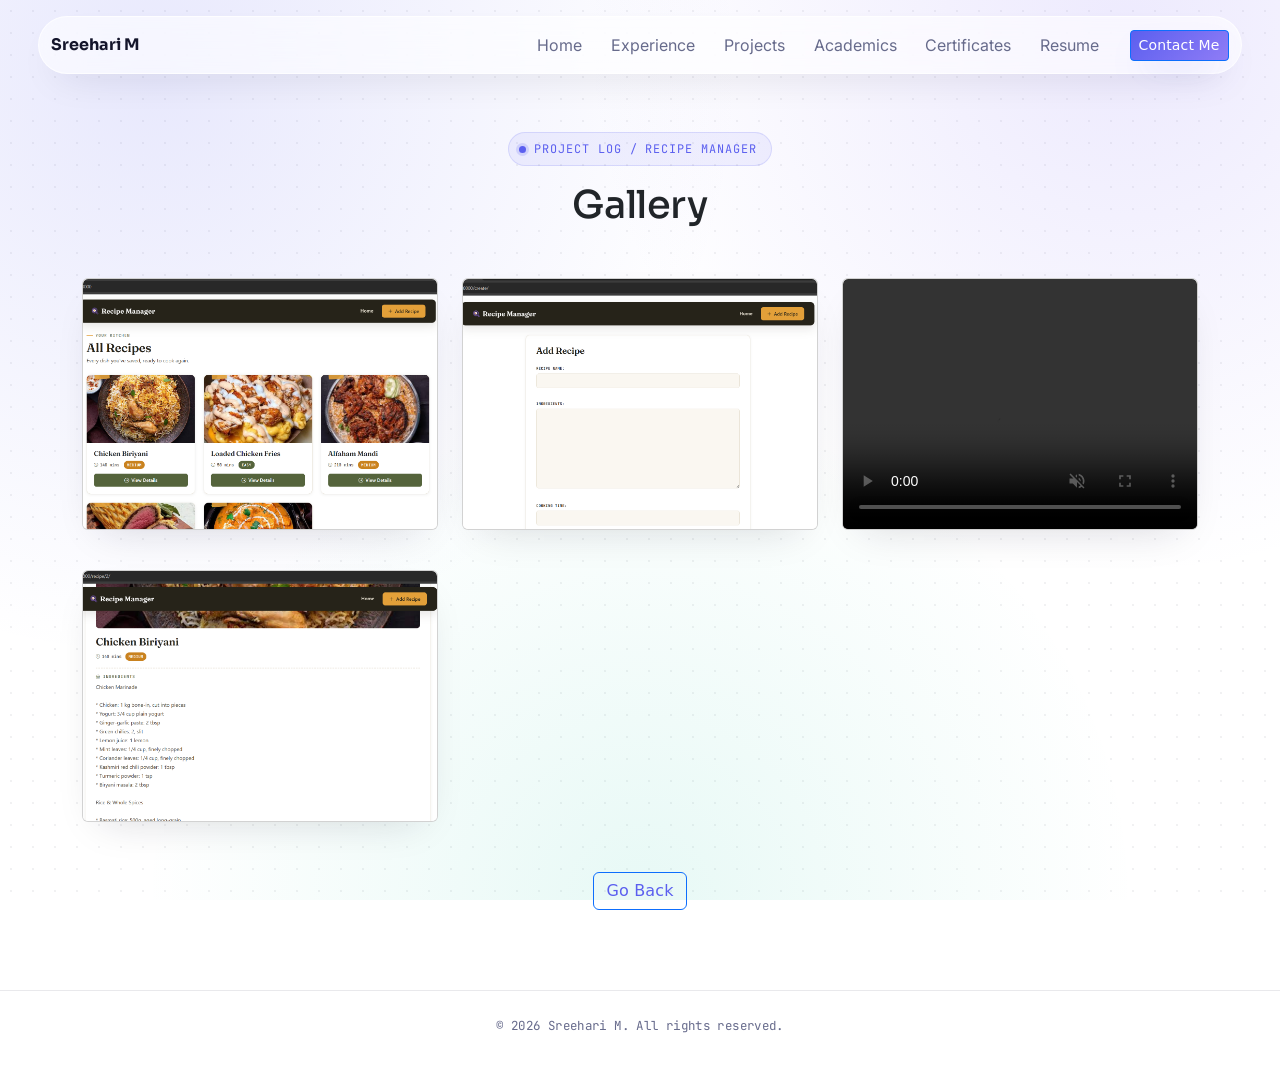
<file: Recipemanager.html>
<!DOCTYPE html>
<html lang="en">
<head>
    <meta charset="UTF-8">
    <meta name="viewport" content="width=device-width, initial-scale=1.0">
    <title>Sreehari M | ProjectIV | Recipe Manage - CRUD </title>
    <link rel="stylesheet" href="theme.css">
    <link rel="stylesheet" href="recipemanager.css">
    <link rel="stylesheet" href="style.css">
    <link href="https://cdn.jsdelivr.net/npm/bootstrap@5.3.8/dist/css/bootstrap.min.css" rel="stylesheet" integrity="sha384-sRIl4kxILFvY47J16cr9ZwB07vP4J8+LH7qKQnuqkuIAvNWLzeN8tE5YBujZqJLB" crossorigin="anonymous">
</head>
<body>

<div id="nav-placeholder"></div>

<div class="gallery-wrap">
  <div class="page-heading">
    <p class="eyebrow">Project Log / Recipe Manager</p>
    <h1>Gallery</h1>
  </div>

  <div class="container">
    <div class="row mb-4">
      <div class="col-lg-4 col-md-6 col-12 mb-3">
        <div class="card"><img src="Crud1.png" class="card-img-top" alt="Recipe Manager image" oncontextmenu="return false;"></div>
      </div>
      <div class="col-lg-4 col-md-6 col-12 mb-3">
        <div class="card"><img src="Crud2.png" class="card-img-top" alt="Recipe Manager image" oncontextmenu="return false;"></div>
      </div>
      <div class="col-lg-4 col-md-6 col-12 mb-3">
        <div class="card"><video src="crudvideo_compressed.mp4" controls muted class="card-img-top" controlsList="nodownload" oncontextmenu="return false;"></video></div>
      </div>
    </div>

    <div class="row mb-4">
      <div class="col-lg-4 col-md-6 col-12 mb-3">
        <div class="card"><img src="Crud3.png" class="card-img-top" alt="Recipe Manager image" oncontextmenu="return false;"></div>
      </div>
      
  </div>

  <div class="page-actions">
    <a class="btn btn-outline-primary" href="projectspage.html">Go Back</a>
  </div>
</div>

<footer class="footer">
  <p>&copy; 2026 Sreehari M. All rights reserved.</p>
</footer>

<script src="https://cdn.jsdelivr.net/npm/bootstrap@5.3.8/dist/js/bootstrap.bundle.min.js" integrity="sha384-FKyoEForCGlyvwx9Hj09JcYn3nv7wiPVlz7YYwJrWVcXK/BmnVDxM+D2scQbITxI" crossorigin="anonymous"></script>
<script>
  fetch('navbar.html')
    .then(res => res.text())
    .then(data => {
      document.getElementById('nav-placeholder').innerHTML = data;
    });
</script>
</body>
</html>
</file>
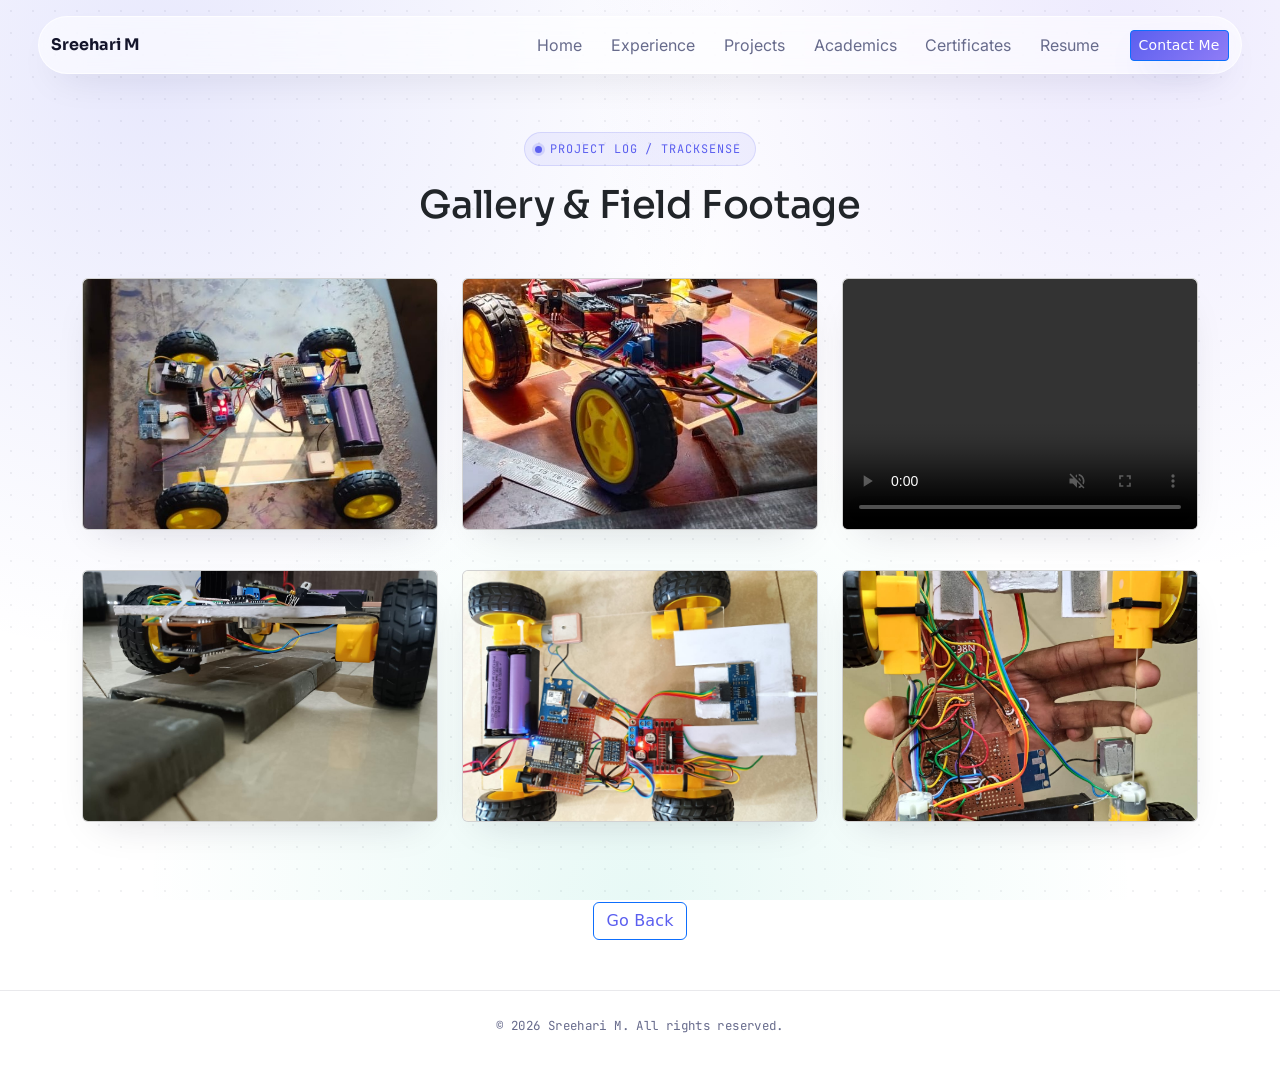
<file: tracksenseimage.html>
<!DOCTYPE html>
<html lang="en">
<head>
    <meta charset="UTF-8">
    <meta name="viewport" content="width=device-width, initial-scale=1.0">
    <title>Sreehari M | ProjectII | TRACKSENSE - IOT & IMAGE-BASED RAILWAY TRACK INSPECTION</title>
    <link rel="stylesheet" href="theme.css">
    <link rel="stylesheet" href="tracksenseimage.css">
    <link rel="stylesheet" href="style.css">
    <link href="https://cdn.jsdelivr.net/npm/bootstrap@5.3.8/dist/css/bootstrap.min.css" rel="stylesheet" integrity="sha384-sRIl4kxILFvY47J16cr9ZwB07vP4J8+LH7qKQnuqkuIAvNWLzeN8tE5YBujZqJLB" crossorigin="anonymous">
</head>
<body>

<div id="nav-placeholder"></div>

<div class="gallery-wrap">
  <div class="page-heading">
    <p class="eyebrow">Project Log / TrackSense</p>
    <h1>Gallery &amp; Field Footage</h1>
  </div>

  <div class="container">
    <div class="row mb-4">
      <div class="col-lg-4 col-md-6 col-12 mb-3">
        <div class="card"><img src="IMG-20250509-WA0016~2.jpg" class="card-img-top" alt="TrackSense prototype hardware" oncontextmenu="return false;"></div>
      </div>
      <div class="col-lg-4 col-md-6 col-12 mb-3">
        <div class="card"><img src="IMG-20250509-WA0017.jpg" class="card-img-top" alt="TrackSense prototype hardware" oncontextmenu="return false;"></div>
      </div>
      <div class="col-lg-4 col-md-6 col-12 mb-3">
        <div class="card"><video src="output.mp4" controls muted class="card-img-top" controlsList="nodownload" oncontextmenu="return false;"></video></div>
      </div>
    </div>

    <div class="row mb-4">
      <div class="col-lg-4 col-md-6 col-12 mb-3">
        <div class="card"><img src="WhatsApp Image 1 2026-03-19 at 3.16.43 PM.jpeg" class="card-img-top" alt="TrackSense field test" oncontextmenu="return false;"></div>
      </div>
      <div class="col-lg-4 col-md-6 col-12 mb-3">
        <div class="card"><img src="WhatsApp Image 2026-03-19 at 3.16.43 PM.jpeg" class="card-img-top" alt="TrackSense field test" oncontextmenu="return false;"></div>
      </div>
      <div class="col-lg-4 col-md-6 col-12 mb-3">
        <div class="card"><img src="WhatsApp Image2 2026-03-19 at 3.16.43 PM.jpeg" class="card-img-top" alt="TrackSense field test" oncontextmenu="return false;"></div>
      </div>
    </div>
  </div>

  <div class="page-actions">
    <a class="btn btn-outline-primary" href="projectspage.html">Go Back</a>
  </div>
</div>

<footer class="footer">
  <p>&copy; 2026 Sreehari M. All rights reserved.</p>
</footer>

<script src="https://cdn.jsdelivr.net/npm/bootstrap@5.3.8/dist/js/bootstrap.bundle.min.js" integrity="sha384-FKyoEForCGlyvwx9Hj09JcYn3nv7wiPVlz7YYwJrWVcXK/BmnVDxM+D2scQbITxI" crossorigin="anonymous"></script>
<script>
  fetch('navbar.html')
    .then(res => res.text())
    .then(data => {
      document.getElementById('nav-placeholder').innerHTML = data;
    });
</script>
</body>
</html>
</file>
<file: theme.css>
@import url('https://fonts.googleapis.com/css2?family=Sora:wght@500;600;700;800&family=Inter:wght@400;500;600;700&family=JetBrains+Mono:wght@400;500;600&display=swap');

:root {
  /* --- color tokens --- */
  --bg: #f4f5fc;
  --bg-2: #eceffb;
  --surface: 255, 255, 255;      /* rgb triplet, used with alpha for glass */
  --ink: #14152b;
  --muted: #676b8c;
  --indigo: #5b5fef;
  --indigo-2: #8f7cf6;
  --mint: #17c3a2;
  --amber: #f6a94a;

  --line: rgba(20, 21, 43, 0.09);
  --line-soft: rgba(20, 21, 43, 0.05);
  --glass-border: rgba(255, 255, 255, 0.7);

  /* --- scale --- */
  --radius-lg: 28px;
  --radius-md: 20px;
  --radius-sm: 12px;
  --shadow-lift: 0 30px 70px -25px rgba(91, 95, 239, 0.35);
  --shadow-soft: 0 16px 40px -20px rgba(20, 21, 43, 0.18);
  --nav-height: 92px;

  /* --- type --- */
  --font-display: 'Sora', 'Segoe UI', sans-serif;
  --font-body: 'Inter', 'Segoe UI', sans-serif;
  --font-mono: 'JetBrains Mono', 'Courier New', monospace;
}

/* ---------------------------------------------------------------------- */
/* Reset / base                                                           */
/* ---------------------------------------------------------------------- */
* { box-sizing: border-box; }

html { scroll-behavior: smooth; }

body {
  background-color: var(--bg);
  background-image:
    radial-gradient(circle at 12% 8%, rgba(91, 95, 239, 0.14), transparent 42%),
    radial-gradient(circle at 88% 4%, rgba(143, 124, 246, 0.16), transparent 38%),
    radial-gradient(circle at 50% 100%, rgba(23, 195, 162, 0.10), transparent 45%),
    radial-gradient(rgba(20, 21, 43, 0.06) 1px, transparent 1px);
  background-size: auto, auto, auto, 22px 22px;
  background-attachment: fixed;
  color: var(--ink);
  font-family: var(--font-body);
  padding-top: var(--nav-height);
  min-height: 100vh;
}

h1, h2, h3, h4, h5, h6 {
  font-family: var(--font-display);
  color: var(--ink);
  letter-spacing: -0.01em;
}

a { color: var(--indigo); text-decoration: none; }
a:hover { color: var(--indigo-2); }

p { color: var(--muted); line-height: 1.7; }

::selection { background: var(--indigo); color: #fff; }

:focus-visible {
  outline: 2px solid var(--indigo);
  outline-offset: 3px;
}

@media (prefers-reduced-motion: reduce) {
  *, *::before, *::after {
    animation-duration: 0.001ms !important;
    animation-iteration-count: 1 !important;
    transition-duration: 0.001ms !important;
    scroll-behavior: auto !important;
  }
}

/* ---------------------------------------------------------------------- */
/* Eyebrow — soft glass pill badge                                        */
/* ---------------------------------------------------------------------- */
.eyebrow {
  font-family: var(--font-mono);
  font-size: 0.74rem;
  letter-spacing: 0.08em;
  text-transform: uppercase;
  color: var(--indigo);
  display: inline-flex;
  align-items: center;
  gap: 8px;
  margin-bottom: 16px;
  padding: 6px 14px 6px 10px;
  border-radius: 999px;
  background: rgba(91, 95, 239, 0.08);
  border: 1px solid rgba(91, 95, 239, 0.16);
}
.eyebrow::before {
  content: "";
  width: 7px; height: 7px;
  border-radius: 50%;
  background: var(--indigo);
  box-shadow: 0 0 0 3px rgba(91, 95, 239, 0.18);
}

/* ---------------------------------------------------------------------- */
/* Rail-divider — soft fading gradient line between sections              */
/* ---------------------------------------------------------------------- */
.rail-divider {
  position: relative;
  height: 1px;
  max-width: 900px;
  margin: 10px auto 30px;
  background: linear-gradient(90deg, transparent, var(--line) 20%, var(--line) 80%, transparent);
}

/* ---------------------------------------------------------------------- */
/* Status chip                                                            */
/* ---------------------------------------------------------------------- */
.status-chip {
  display: inline-flex;
  align-items: center;
  gap: 7px;
  font-family: var(--font-mono);
  font-size: 0.7rem;
  letter-spacing: 0.06em;
  text-transform: uppercase;
  padding: 5px 12px;
  border-radius: 999px;
  border: 1px solid var(--line);
  color: var(--muted);
  background: rgba(255, 255, 255, 0.6);
}
.status-chip .dot {
  width: 6px; height: 6px; border-radius: 50%;
  background: var(--mint);
}
.status-chip.ongoing .dot { background: var(--amber); }
.status-chip.ongoing { color: #b4761f; background: rgba(246, 169, 74, 0.12); border-color: rgba(246, 169, 74, 0.25); }
.status-chip.complete { color: #0f9c81; background: rgba(23, 195, 162, 0.12); border-color: rgba(23, 195, 162, 0.25); }

/* ---------------------------------------------------------------------- */
/* Navbar                                                                  */
/* ---------------------------------------------------------------------- */
.navbar {
  position: fixed;
  top: 0; left: 0; right: 0;
  z-index: 1030;
  width: min(1300px, 94%);
  margin: 16px auto 0;
  border-radius: 999px;
  background: rgba(255, 255, 255, 0.6);
  backdrop-filter: blur(20px) saturate(160%);
  -webkit-backdrop-filter: blur(20px) saturate(160%);
  border: 1px solid var(--glass-border);
  box-shadow: var(--shadow-soft);
  padding: 0.45rem 0.7rem;
}
.navbar:hover {
  box-shadow: var(--shadow-lift);
  transition: box-shadow 0.3s ease;
}

.navbar-brand {
  display: inline-flex;
  align-items: center;
  gap: 10px;
  font-family: var(--font-display);
  font-weight: 700;
  color: var(--ink) !important;
}
.brand-mark {
  font-family: var(--font-display);
  font-weight: 700;
  font-size: 0.85rem;
  color: #fff;
  background: linear-gradient(135deg, var(--indigo), var(--indigo-2));
  border-radius: 10px;
  padding: 6px 9px;
  letter-spacing: 0.01em;
  box-shadow: 0 8px 18px -8px rgba(91, 95, 239, 0.7);
}
.brand-text { font-size: 1rem; }
@media (max-width: 420px) { .brand-text { display: none; } }

.navbar-toggler {
  border: 1px solid var(--line) !important;
  border-radius: 8px !important;
}
.navbar-toggler:focus { box-shadow: none; }

.nav-link {
  font-family: var(--font-body);
  font-weight: 500;
  color: var(--muted) !important;
  position: relative;
  transition: color 0.25s ease;
  padding: 0.5rem 0.9rem !important;
}
.nav-link::after {
  content: "";
  position: absolute;
  left: 14px; right: 14px; bottom: 4px;
  height: 2px;
  background: linear-gradient(90deg, var(--indigo), var(--indigo-2));
  border-radius: 2px;
  transform: scaleX(0);
  transform-origin: left;
  transition: transform 0.25s ease;
}
.nav-link:hover { color: var(--ink) !important; background: transparent; }
.nav-link:hover::after { transform: scaleX(1); }

@media (max-width: 991px) {
  .navbar-nav { padding-top: 0.75rem; }
  .nav-item { padding: 2px 0; }
  .navbar-collapse {
    background: rgba(255, 255, 255, 0.85);
    backdrop-filter: blur(14px);
    border-radius: 18px;
    margin-top: 10px;
    padding: 10px 6px 16px;
    border: 1px solid var(--line);
  }
  .buttoncontactme { margin-top: 10px; }
}

/* ---------------------------------------------------------------------- */
/* Buttons                                                                 */
/* ---------------------------------------------------------------------- */
.btn {
  font-family: var(--font-body);
  font-weight: 600;
  border-radius: 999px;
  padding: 0.62rem 1.5rem;
  font-size: 0.95rem;
  letter-spacing: 0.01em;
  transition: transform 0.25s ease, box-shadow 0.25s ease, background 0.25s ease, color 0.25s ease;
}

.btn-primary {
  background: linear-gradient(135deg, var(--indigo), var(--indigo-2));
  border: none;
  color: #fff !important;
  box-shadow: 0 16px 32px -14px rgba(91, 95, 239, 0.65);
}
.btn-primary:hover, .btn-primary:focus {
  transform: translateY(-2px);
  box-shadow: 0 20px 40px -14px rgba(91, 95, 239, 0.75);
  color: #fff !important;
}

.btn-outline-primary {
  border: 1.5px solid rgba(91, 95, 239, 0.35);
  color: var(--indigo) !important;
  background: rgba(255, 255, 255, 0.6);
}
.btn-outline-primary:hover, .btn-outline-primary:focus {
  background: var(--indigo);
  border-color: var(--indigo);
  color: #fff !important;
  transform: translateY(-2px);
  box-shadow: 0 16px 32px -16px rgba(91, 95, 239, 0.6);
}

.btn-sm { padding: 0.45rem 1.1rem; font-size: 0.85rem; }

/* ---------------------------------------------------------------------- */
/* Cards (bootstrap .card override, shared by all inner pages)            */
/* ---------------------------------------------------------------------- */
.card {
  background: rgba(var(--surface), 0.68);
  backdrop-filter: blur(18px) saturate(160%);
  -webkit-backdrop-filter: blur(18px) saturate(160%);
  border: 1px solid var(--glass-border);
  color: var(--ink);
  box-shadow: var(--shadow-soft);
  border-radius: var(--radius-md);
}

.card-title {
  font-family: var(--font-display);
  font-weight: 600;
  color: var(--ink);
}
.card-text { color: var(--muted); }

/* ---------------------------------------------------------------------- */
/* Footer                                                                  */
/* ---------------------------------------------------------------------- */
.footer {
  background: rgba(255, 255, 255, 0.5);
  backdrop-filter: blur(12px);
  border-top: 1px solid var(--line);
  color: var(--muted);
  font-family: var(--font-mono);
  font-size: 0.78rem;
  letter-spacing: 0.03em;
}

/* ---------------------------------------------------------------------- */
/* Icon row (social links)                                                 */
/* ---------------------------------------------------------------------- */
.icon-row a {
  display: inline-flex;
  align-items: center;
  justify-content: center;
  width: 44px;
  height: 44px;
  border-radius: 50%;
  border: 1px solid var(--glass-border);
  color: var(--ink) !important;
  background: rgba(255, 255, 255, 0.55);
  box-shadow: var(--shadow-soft);
  transition: border-color 0.25s ease, color 0.25s ease, transform 0.25s ease, background 0.25s ease;
}
.icon-row a:hover {
  border-color: var(--indigo);
  color: var(--indigo) !important;
  background: #fff;
  transform: translateY(-3px);
}
</file>
<file: mainpage.css>
.hero {
  position: relative;
  padding: 70px 20px 30px;
  overflow: visible;
}

.hero-inner {
  position: relative;
  display: grid;
  grid-template-columns: 1.1fr 0.9fr;
  align-items: center;
  gap: 50px;
  max-width: 1200px;
  margin: 0 auto;
  min-height: 58vh;
}

.hero-name {
  font-size: clamp(2.3rem, 5vw, 3.4rem);
  font-weight: 700;
  margin: 0 0 6px;
  line-height: 1.05;
}

.hero-role {
  font-family: var(--font-mono);
  font-size: 0.98rem;
  color: var(--indigo);
  letter-spacing: 0.02em;
  margin-bottom: 18px;
}

.hero-desc {
  max-width: 540px;
  font-size: 1.02rem;
  margin-bottom: 28px;
}

.hero-actions {
  display: flex;
  flex-wrap: wrap;
  gap: 14px;
  margin-bottom: 30px;
}

.icon-row {
  display: flex;
  gap: 14px;
  margin-bottom: 40px;
}

.hero-stats {
  display: flex;
  flex-wrap: wrap;
  gap: 30px;
  padding-top: 26px;
  border-top: 1px solid var(--line);
  max-width: 540px;
}

.stat { display: flex; flex-direction: column; }
.stat-num {
  font-family: var(--font-display);
  font-size: 1.6rem;
  font-weight: 700;
  color: var(--ink);
}
.stat-label {
  font-family: var(--font-mono);
  font-size: 0.68rem;
  letter-spacing: 0.05em;
  text-transform: uppercase;
  color: var(--muted);
}

/* ---- glass photo card with floating achievement chips + signal widget ---- */
.hero-visual {
  display: flex;
  justify-content: center;
  padding: 30px 10px 60px;
}

.photo-card {
  position: relative;
  width: min(340px, 78vw);
  aspect-ratio: 1 / 1.05;
  border-radius: var(--radius-lg);
  background: rgba(255, 255, 255, 0.55);
  border: 1px solid var(--glass-border);
  box-shadow: var(--shadow-lift);
}

.photo-card img {
  width: 100%;
  height: 100%;
  object-fit: cover;
  display: block;
  border-radius: var(--radius-lg);
}

.float-chip {
  position: absolute;
  display: inline-flex;
  align-items: center;
  gap: 7px;
  font-family: var(--font-body);
  font-weight: 600;
  font-size: 0.78rem;
  color: var(--ink);
  background: rgba(255, 255, 255, 0.8);
  backdrop-filter: blur(12px);
  border: 1px solid var(--glass-border);
  border-radius: 999px;
  padding: 8px 14px;
  box-shadow: var(--shadow-soft);
  animation: bob 5s ease-in-out infinite;
  white-space: nowrap;
}
.float-chip i { color: var(--indigo); font-size: 0.85em; }

.chip-top    { top: -18px; left: -26px; animation-delay: 0s; }
.chip-mid    { top: 40%; right: -34px; transform: translateY(-50%); animation-delay: 1.1s; }
.chip-bottom { bottom: 96px; left: -22px; animation-delay: 2.2s; }

@keyframes bob {
  0%, 100% { transform: translateY(0); }
  50% { transform: translateY(-7px); }
}
.chip-mid { animation-name: bob-mid; }
@keyframes bob-mid {
  0%, 100% { transform: translateY(-50%); }
  50% { transform: translateY(calc(-50% - 7px)); }
}

.pulse-widget {
  position: absolute;
  left: 16px;
  bottom: 16px;
  right: 16px;
  display: flex;
  align-items: center;
  gap: 12px;
  background: rgba(255, 255, 255, 0.85);
  backdrop-filter: blur(14px);
  border: 1px solid var(--glass-border);
  border-radius: var(--radius-sm);
  padding: 12px 14px;
  box-shadow: var(--shadow-soft);
}

.pulse-bars {
  display: flex;
  align-items: flex-end;
  gap: 3px;
  height: 26px;
  flex-shrink: 0;
}
.pulse-bars span {
  width: 4px;
  border-radius: 2px;
  background: linear-gradient(180deg, var(--indigo), var(--mint));
  animation: pulse-bar 1.2s ease-in-out infinite;
}
.pulse-bars span:nth-child(1) { height: 40%; animation-delay: 0s; }
.pulse-bars span:nth-child(2) { height: 80%; animation-delay: 0.15s; }
.pulse-bars span:nth-child(3) { height: 55%; animation-delay: 0.3s; }
.pulse-bars span:nth-child(4) { height: 95%; animation-delay: 0.45s; }
.pulse-bars span:nth-child(5) { height: 65%; animation-delay: 0.6s; }

@keyframes pulse-bar {
  0%, 100% { transform: scaleY(0.55); }
  50% { transform: scaleY(1); }
}

.pulse-copy { display: flex; flex-direction: column; gap: 2px; min-width: 0; }
.pulse-title {
  display: inline-flex;
  align-items: center;
  gap: 6px;
  font-size: 0.78rem;
  font-weight: 600;
  color: var(--ink);
}
.pulse-dot {
  width: 6px; height: 6px; border-radius: 50%;
  background: var(--mint);
  box-shadow: 0 0 0 3px rgba(23, 195, 162, 0.2);
}
.pulse-sub {
  font-family: var(--font-mono);
  font-size: 0.66rem;
  color: var(--muted);
}

/* ---------------------------------------------------------------------- */
@media (max-width: 992px) {
  .hero-inner {
    grid-template-columns: 1fr;
    text-align: center;
    justify-items: center;
  }
  .hero-desc { margin-left: auto; margin-right: auto; }
  .hero-actions { justify-content: center; }
  .icon-row { justify-content: center; }
  .hero-stats { justify-content: center; margin-left: auto; margin-right: auto; }
  .hero-visual { order: -1; }
}

@media (max-width: 576px) {
  .hero { padding: 40px 16px 10px; }
  .hero-stats { gap: 20px 28px; }
  .float-chip { font-size: 0.7rem; padding: 6px 10px; }
  .chip-top { left: -8px; top: -14px; }
  .chip-bottom { left: -8px; }
  .chip-mid { right: -12px; }
}
</file>
<file: style.css>
html {
  scroll-behavior: smooth;
}
</file>
<file: academics.css>
.container { margin-top: 20px; margin-bottom: 60px; }

.page-heading {
  text-align: center;
  max-width: 640px;
  margin: 20px auto 40px;
}
.page-heading h1 { font-size: clamp(1.8rem, 4vw, 2.4rem); margin: 0; }
.page-heading .eyebrow { }

.card {
  height: 100%;
  border-radius: var(--radius-lg);
  border: 1px solid var(--glass-border);
  transition: box-shadow 0.35s ease, transform 0.3s ease;
}

.card:hover {
  box-shadow: var(--shadow-lift);
  transform: translateY(-6px);
}

.card-img-top {
  height: 220px;
  object-fit: contain;
  padding: 26px;
  background-color: #fbfbfe;
  border-bottom: 1px solid var(--line);
}

.card-body {
  display: flex;
  flex-direction: column;
  justify-content: space-between;
  padding: 1.6rem;
}

.small-eyebrow {
  margin-bottom: 10px;
  font-size: 0.66rem;
  padding: 4px 10px 4px 8px;
}

.card-title { font-size: 1.15rem; margin-bottom: 8px; }

.card-institute { font-size: 0.9rem; margin-bottom: 14px; }

.score-badge {
  display: inline-block;
  font-family: var(--font-mono);
  font-size: 0.85rem;
  color: #0f9c81;
  background: rgba(23, 195, 162, 0.12);
  border: 1px solid rgba(23, 195, 162, 0.25);
  border-radius: 999px;
  padding: 4px 14px;
  margin: 0 auto 18px;
}

.footer {
  padding: 20px 0;
  text-align: center;
  width: 100%;
}
</file>
<file: certificates.css>
html, body { scroll-behavior: smooth; }

.container {
  margin-top: 20px;
  margin-bottom: 40px;
  max-width: 1200px;
}

.page-heading {
  text-align: center;
  max-width: 640px;
  margin: 20px auto 46px;
}
.page-heading h1 { font-size: clamp(1.8rem, 4vw, 2.4rem); margin: 0 0 10px; }
.page-sub { font-size: 0.95rem; }

.cert-group { margin-bottom: 20px; }

.group-title {
  font-size: 1.05rem;
  font-family: var(--font-display);
  font-weight: 600;
  color: var(--ink);
  letter-spacing: 0.01em;
  padding-bottom: 12px;
  margin-bottom: 22px;
  border-bottom: 1px solid var(--line);
  display: flex;
  align-items: center;
  gap: 10px;
}
.group-title::before {
  content: "";
  width: 9px; height: 9px;
  border-radius: 50%;
  background: linear-gradient(135deg, var(--indigo), var(--mint));
  flex-shrink: 0;
}

.card {
  width: 100%;
  height: 100%;
  border-radius: var(--radius-md);
  transition: box-shadow 0.25s ease, transform 0.25s ease;
  display: flex;
  flex-direction: column;
}

.card:hover {
  box-shadow: var(--shadow-lift);
  transform: translateY(-5px);
}

.card-img-top {
  height: 170px;
  object-fit: contain;
  width: 100%;
  padding: 14px;
  background-color: #fbfbfe;
  border-bottom: 1px solid var(--line);
}

.card-body {
  display: flex;
  flex-direction: column;
  flex: 1;
  padding: 1.2rem 1.3rem 1.4rem;
}

.card-title { font-size: 1.02rem; margin-bottom: 6px; }
.card-text { font-size: 0.87rem; flex-grow: 1; margin-bottom: 16px; }

.card-body .btn { align-self: flex-start; }

.footer {
  width: 100%;
  margin-top: auto;
}
</file>
<file: ecoalertimages.css>
body {
  display: flex;
  flex-direction: column;
  min-height: 100vh;
}

.gallery-wrap {
  flex: 1;
  padding-top: 40px;
}

.page-heading {
  text-align: center;
  max-width: 640px;
  margin: 0 auto 30px;
  padding: 0 20px;
}
.page-heading h1 {
  font-size: clamp(1.8rem, 4vw, 2.4rem);
  margin: 0;
}

.container {
  margin: 20px auto 10px;
  padding: 20px;
  max-width: 1200px;
}

.card {
  height: auto;
  width: 100%;
  border-radius: var(--radius-md);
  overflow: hidden;
  transition: transform 0.3s ease, box-shadow 0.3s ease;
}

.card-img-top,
.card video {
  height: 250px;
  object-fit: cover;
  width: 100%;
  display: block;
}

.card:hover {
  box-shadow: var(--shadow-lift);
  transform: translateY(-6px);
}

.page-actions {
  display: flex;
  justify-content: center;
  gap: 16px;
  flex-wrap: wrap;
  padding: 10px 20px 50px;
}

.footer {
  text-align: center;
  padding: 24px 20px;
  margin-top: auto;
}

@media (max-width: 768px) {
  .container { padding: 10px; }
  .card-img-top,
  .card video { height: 200px; }
}
</file>
<file: experience.css>
.container { margin-top: 20px; margin-bottom: 60px; }

.page-heading {
  text-align: center;
  max-width: 640px;
  margin: 20px auto 40px;
}
.page-heading h1 { font-size: clamp(1.8rem, 4vw, 2.4rem); margin: 0; }

.card {
  height: 100%;
  border-radius: var(--radius-lg);
  border: 1px solid var(--glass-border);
  transition: box-shadow 0.35s ease, transform 0.3s ease;
}

.card:hover {
  box-shadow: var(--shadow-lift);
  transform: translateY(-6px);
}

.card-img-top {
  height: 220px;
  object-fit: contain;
  padding: 26px;
  background-color: #fbfbfe;
  border-bottom: 1px solid var(--line);
}

.card-body {
  display: flex;
  flex-direction: column;
  align-items: center;
  gap: 10px;
  padding: 1.6rem;
}

.status-chip { margin-bottom: 4px; }

.card-title { font-size: 1.1rem; margin: 0; }

.card-org {
  font-family: var(--font-mono);
  font-size: 0.78rem;
  color: var(--indigo);
  margin: 0;
}

.card-body .card-text:not(.card-org) { font-size: 0.92rem; }

.card-body .btn { margin-top: auto; }

.footer {
  padding: 20px 0;
  text-align: center;
  width: 100%;
}
</file>
<file: projectspage.css>
/* projectspage.css — "soft glass" pass */

body {
  display: flex;
  flex-direction: column;
  min-height: 100vh;
}

.box1 {
  flex: 1;
  padding: 50px 20px 60px;
  max-width: 1000px;
  margin: 0 auto;
  width: 100%;
  box-sizing: border-box;
}

.page-heading {
  text-align: center;
  max-width: 640px;
  margin: 0 auto 46px;
}
.page-heading h1 {
  font-size: clamp(2rem, 4vw, 2.6rem);
  margin: 0 0 12px;
}
.page-sub { font-size: 1rem; }

.card.project-card {
  border-radius: var(--radius-lg);
  margin-bottom: 36px;
  transition: box-shadow 0.3s ease, transform 0.3s ease;
}
.card.project-card:hover {
  transform: translateY(-5px);
  box-shadow: var(--shadow-lift);
}

.card-body { padding: 2.2rem; }

.project-head {
  display: flex;
  align-items: center;
  justify-content: space-between;
  flex-wrap: wrap;
  gap: 10px;
}

.card-title { font-size: 1.6rem; margin: 0; }

.project-sub {
  color: var(--indigo);
  font-family: var(--font-mono);
  font-size: 0.85rem;
  letter-spacing: 0.01em;
  margin: 6px 0 20px;
}

.tag-row {
  display: flex;
  flex-wrap: wrap;
  gap: 9px;
  margin-bottom: 22px;
}
.tag {
  font-family: var(--font-mono);
  font-size: 0.72rem;
  letter-spacing: 0.02em;
  border-radius: 999px;
  padding: 5px 13px;
  border: 1px solid transparent;
}

/* cycle through a vibrant, coordinated 4-color set */
.tag:nth-child(4n+1) { color: #4b3fd6; background: rgba(91, 95, 239, 0.12); border-color: rgba(91, 95, 239, 0.2); }
.tag:nth-child(4n+2) { color: #0f9c81; background: rgba(23, 195, 162, 0.14); border-color: rgba(23, 195, 162, 0.22); }
.tag:nth-child(4n+3) { color: #b4761f; background: rgba(246, 169, 74, 0.16); border-color: rgba(246, 169, 74, 0.24); }
.tag:nth-child(4n+4) { color: #8f3fc9; background: rgba(191, 124, 246, 0.14); border-color: rgba(191, 124, 246, 0.24); }

.project-abstract {
  font-size: 0.96rem;
  line-height: 1.75;
  margin-bottom: 26px;
}
.project-abstract b { color: var(--ink); }

.project-actions {
  display: flex;
  flex-wrap: wrap;
  gap: 12px;
}

.footer {
  padding: 30px 20px;
  text-align: center;
  width: 100%;
  box-sizing: border-box;
  margin-top: auto;
}

@media (max-width: 768px) {
  .box1 { padding-top: 40px; }
  .card-body { padding: 1.5rem; }
  .card.project-card { border-radius: var(--radius-md); }
  .project-head { flex-direction: column; align-items: flex-start; }
  .footer { padding: 20px 10px; font-size: 0.9rem; }
}
</file>
<file: recipemanager.css>
body {
  display: flex;
  flex-direction: column;
  min-height: 100vh;
}

.gallery-wrap {
  flex: 1;
  padding-top: 40px;
}

.page-heading {
  text-align: center;
  max-width: 640px;
  margin: 0 auto 30px;
  padding: 0 20px;
}
.page-heading h1 {
  font-size: clamp(1.8rem, 4vw, 2.4rem);
  margin: 0;
}

.container {
  margin: 20px auto 10px;
  padding: 20px;
  max-width: 1200px;
}

.card {
  height: auto;
  width: 100%;
  border-radius: var(--radius-md);
  overflow: hidden;
  transition: transform 0.3s ease, box-shadow 0.3s ease;
}

.card-img-top,
.card video {
  height: 250px;
  object-fit: cover;
  width: 100%;
  display: block;
}

.card:hover {
  box-shadow: var(--shadow-lift);
  transform: translateY(-6px);
}

.page-actions {
  display: flex;
  justify-content: center;
  gap: 16px;
  flex-wrap: wrap;
  padding: 10px 20px 50px;
}

.footer {
  text-align: center;
  padding: 24px 20px;
  margin-top: auto;
}

@media (max-width: 768px) {
  .container { padding: 10px; }
  .card-img-top,
  .card video { height: 200px; }
}
</file>
<file: tracksenseimage.css>
body {
  display: flex;
  flex-direction: column;
  min-height: 100vh;
}

.gallery-wrap {
  flex: 1;
  padding-top: 40px;
}

.page-heading {
  text-align: center;
  max-width: 640px;
  margin: 0 auto 30px;
  padding: 0 20px;
}
.page-heading h1 {
  font-size: clamp(1.8rem, 4vw, 2.4rem);
  margin: 0;
}

.container {
  margin: 20px auto 10px;
  padding: 20px;
  max-width: 1200px;
}

.card {
  height: auto;
  width: 100%;
  border-radius: var(--radius-md);
  overflow: hidden;
  transition: transform 0.3s ease, box-shadow 0.3s ease;
}

.card-img-top,
.card video {
  height: 250px;
  object-fit: cover;
  width: 100%;
  display: block;
}

.card:hover {
  box-shadow: var(--shadow-lift);
  transform: translateY(-6px);
}

.page-actions {
  display: flex;
  justify-content: center;
  gap: 16px;
  flex-wrap: wrap;
  padding: 10px 20px 50px;
}

.footer {
  text-align: center;
  padding: 24px 20px;
  margin-top: auto;
}

@media (max-width: 768px) {
  .container { padding: 10px; }
  .card-img-top,
  .card video { height: 200px; }
}
</file>
